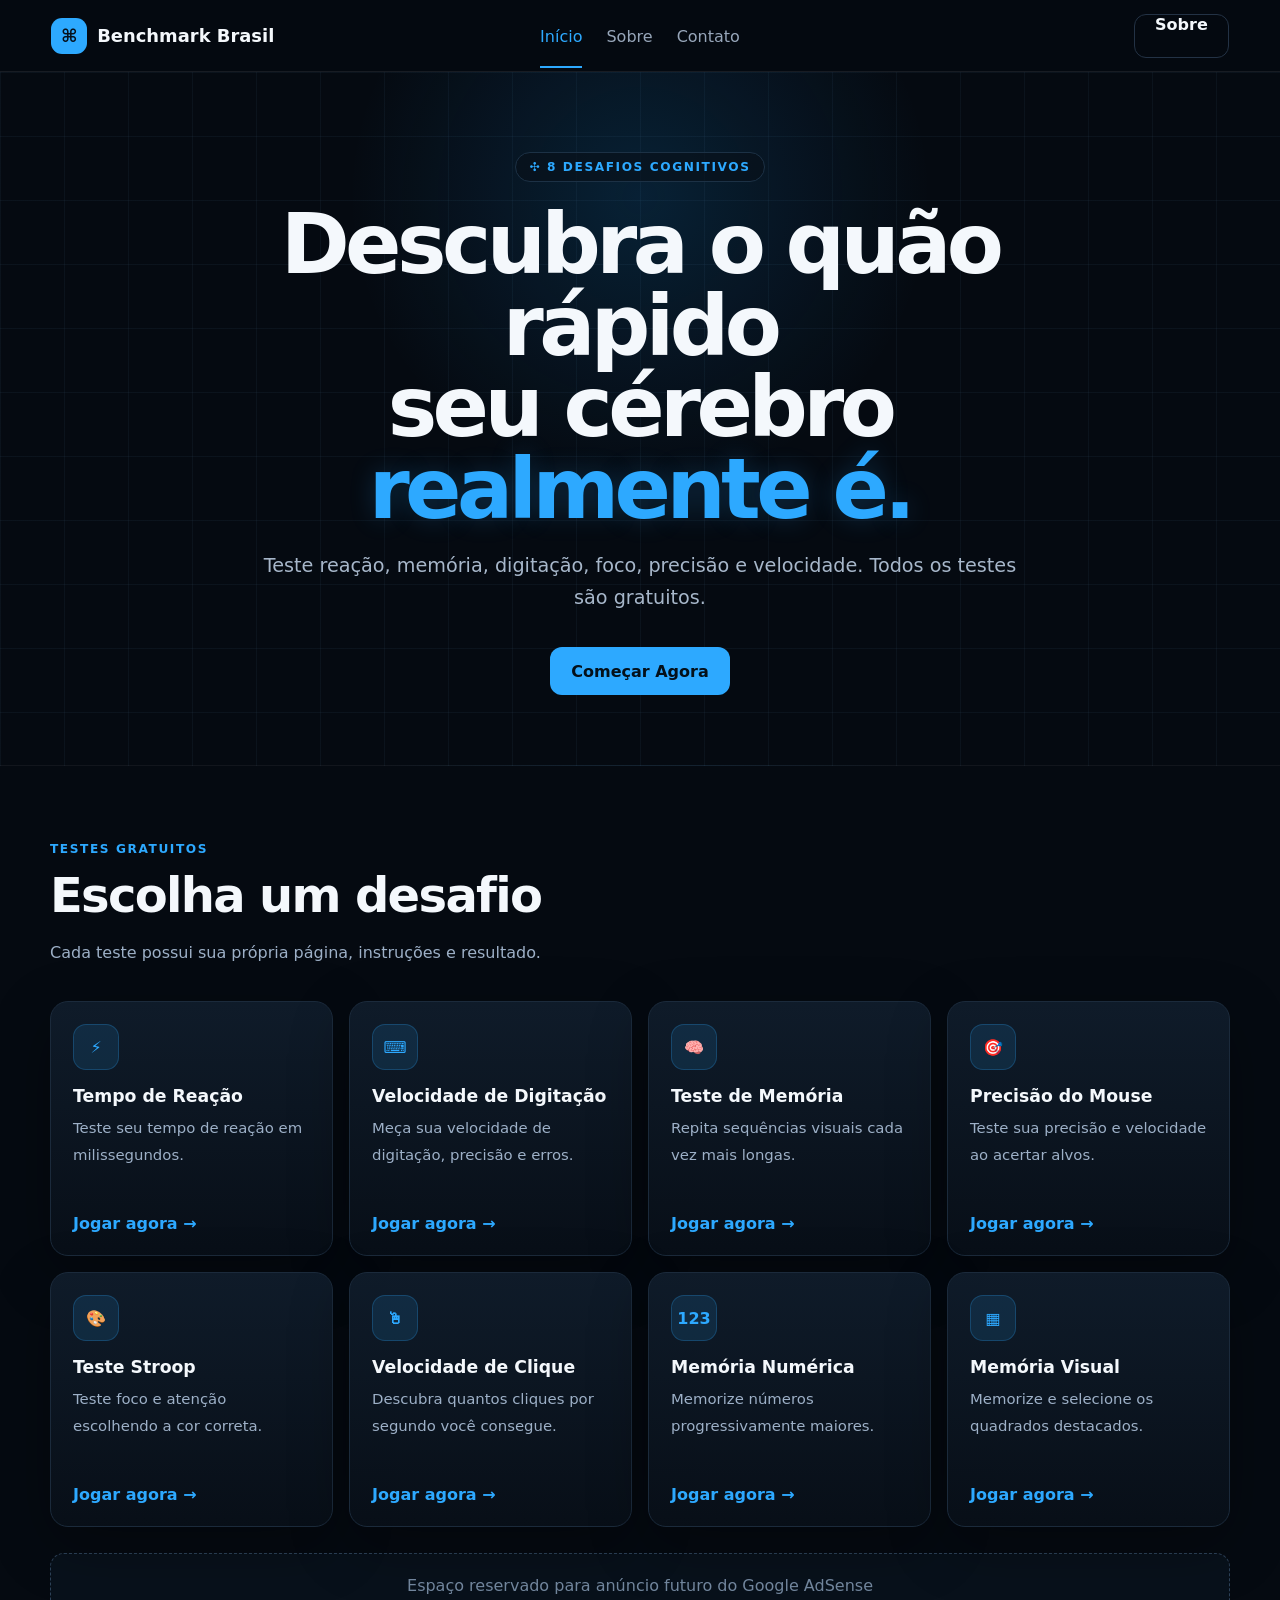
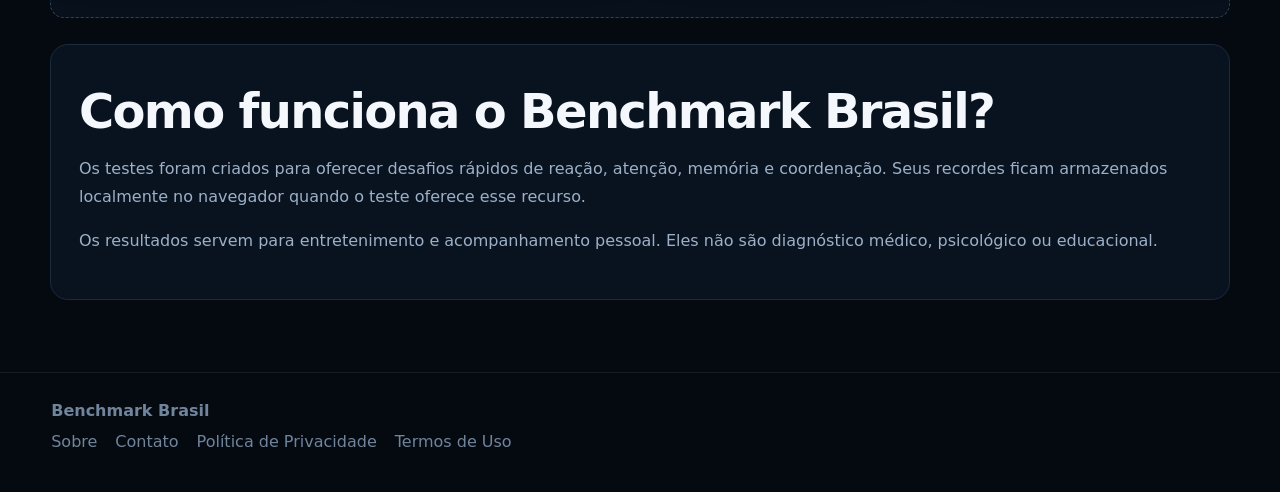
<file: index.html>
<!DOCTYPE html>
<html lang="pt-BR">
<head>
<meta charset="UTF-8">
<meta name="viewport" content="width=device-width,initial-scale=1.0">
<title>Benchmark Brasil — Testes de reação, memória e velocidade</title>
<meta name="description" content="Faça testes gratuitos de reação, digitação, memória, precisão, Stroop e velocidade de clique.">
<meta property="og:title" content="Benchmark Brasil — Testes de reação, memória e velocidade">
<meta property="og:description" content="Faça testes gratuitos de reação, digitação, memória, precisão, Stroop e velocidade de clique.">
<meta property="og:type" content="website">
<link rel="stylesheet" href="styles.css">

<!-- GOOGLE ADSENSE:
Depois de sua conta/site serem aprovados, cole AQUI o script oficial fornecido pelo Google AdSense.
Não use códigos de terceiros.
-->
</head>
<body>
<header class="topbar">
<a class="brand" href="index.html"><span class="brand-icon">⌘</span><span>Benchmark Brasil</span></a>
<nav class="nav"><a class="active" href="index.html">Início</a><a class="" href="sobre.html">Sobre</a><a class="" href="contato.html">Contato</a></nav>
<div class="auth-actions"><a class="btn btn-ghost" href="sobre.html">Sobre</a></div>
</header>

<section class="hero grid-bg">
<div class="hero-content">
<div class="eyebrow">✣ 8 DESAFIOS COGNITIVOS</div>
<h1>Descubra o quão rápido<br>seu cérebro <span>realmente é.</span></h1>
<p>Teste reação, memória, digitação, foco, precisão e velocidade. Todos os testes são gratuitos.</p>
<div class="hero-actions"><a class="btn btn-primary btn-lg" href="#testes">Começar Agora</a></div>
</div>
</section>
<section id="testes" class="section">
<div class="section-heading"><span class="section-kicker">TESTES GRATUITOS</span><h2>Escolha um desafio</h2><p>Cada teste possui sua própria página, instruções e resultado.</p></div>
<div class="cards"><article class="test-card"><div class="card-icon">⚡</div><h3>Tempo de Reação</h3><p>Teste seu tempo de reação em milissegundos.</p><a class="card-link" href="teste-reacao.html">Jogar agora →</a></article>
<article class="test-card"><div class="card-icon">⌨</div><h3>Velocidade de Digitação</h3><p>Meça sua velocidade de digitação, precisão e erros.</p><a class="card-link" href="teste-digitacao.html">Jogar agora →</a></article>
<article class="test-card"><div class="card-icon">🧠</div><h3>Teste de Memória</h3><p>Repita sequências visuais cada vez mais longas.</p><a class="card-link" href="teste-memoria.html">Jogar agora →</a></article>
<article class="test-card"><div class="card-icon">🎯</div><h3>Precisão do Mouse</h3><p>Teste sua precisão e velocidade ao acertar alvos.</p><a class="card-link" href="precisao-do-mouse.html">Jogar agora →</a></article>
<article class="test-card"><div class="card-icon">🎨</div><h3>Teste Stroop</h3><p>Teste foco e atenção escolhendo a cor correta.</p><a class="card-link" href="teste-stroop.html">Jogar agora →</a></article>
<article class="test-card"><div class="card-icon">🖱</div><h3>Velocidade de Clique</h3><p>Descubra quantos cliques por segundo você consegue.</p><a class="card-link" href="velocidade-de-clique.html">Jogar agora →</a></article>
<article class="test-card"><div class="card-icon">123</div><h3>Memória Numérica</h3><p>Memorize números progressivamente maiores.</p><a class="card-link" href="memoria-numerica.html">Jogar agora →</a></article>
<article class="test-card"><div class="card-icon">▦</div><h3>Memória Visual</h3><p>Memorize e selecione os quadrados destacados.</p><a class="card-link" href="memoria-visual.html">Jogar agora →</a></article></div>
<div class="ad-slot">Espaço reservado para anúncio futuro do Google AdSense</div>
<div class="content-box">
<h2>Como funciona o Benchmark Brasil?</h2>
<p>Os testes foram criados para oferecer desafios rápidos de reação, atenção, memória e coordenação. Seus recordes ficam armazenados localmente no navegador quando o teste oferece esse recurso.</p>
<p>Os resultados servem para entretenimento e acompanhamento pessoal. Eles não são diagnóstico médico, psicológico ou educacional.</p>
</div>
</section>

<footer>
<strong>Benchmark Brasil</strong>
<div class="footer-links">
<a href="sobre.html">Sobre</a>
<a href="contato.html">Contato</a>
<a href="politica-de-privacidade.html">Política de Privacidade</a>
<a href="termos-de-uso.html">Termos de Uso</a>
</div>
</footer>
<script src="script.js"></script>
</body>
</html>
</file>
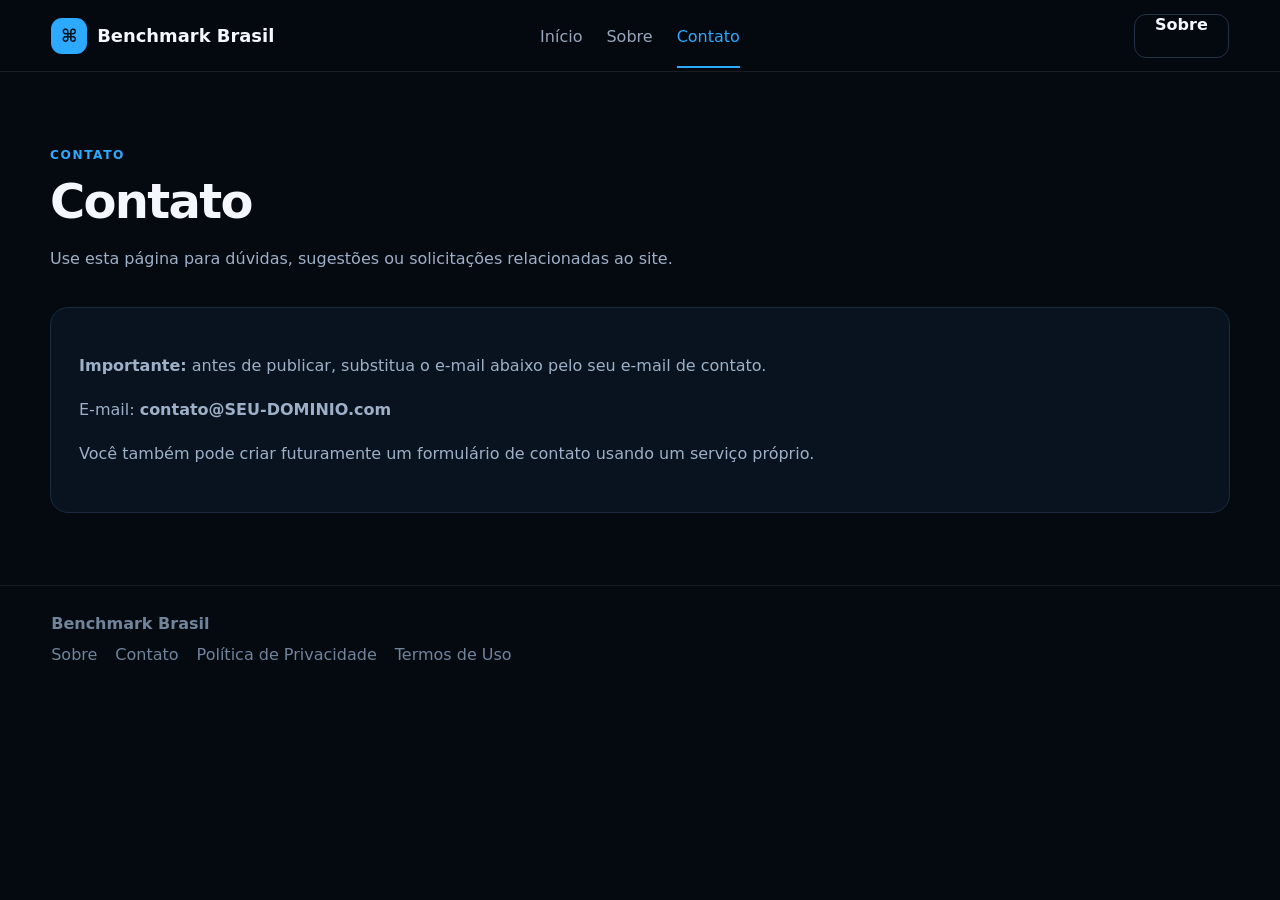
<file: contato.html>
<!DOCTYPE html>
<html lang="pt-BR">
<head>
<meta charset="UTF-8">
<meta name="viewport" content="width=device-width,initial-scale=1.0">
<title>Contato | Benchmark Brasil</title>
<meta name="description" content="Entre em contato com o Benchmark Brasil.">
<meta property="og:title" content="Contato | Benchmark Brasil">
<meta property="og:description" content="Entre em contato com o Benchmark Brasil.">
<meta property="og:type" content="website">
<link rel="stylesheet" href="styles.css">

<!-- GOOGLE ADSENSE:
Depois de sua conta/site serem aprovados, cole AQUI o script oficial fornecido pelo Google AdSense.
Não use códigos de terceiros.
-->
</head>
<body>
<header class="topbar">
<a class="brand" href="index.html"><span class="brand-icon">⌘</span><span>Benchmark Brasil</span></a>
<nav class="nav"><a class="" href="index.html">Início</a><a class="" href="sobre.html">Sobre</a><a class="active" href="contato.html">Contato</a></nav>
<div class="auth-actions"><a class="btn btn-ghost" href="sobre.html">Sobre</a></div>
</header>

<section class="section"><div class="section-heading"><span class="section-kicker">CONTATO</span><h1>Contato</h1><p>Use esta página para dúvidas, sugestões ou solicitações relacionadas ao site.</p></div>
<div class="content-box"><p><strong>Importante:</strong> antes de publicar, substitua o e-mail abaixo pelo seu e-mail de contato.</p>
<p>E-mail: <strong>contato@SEU-DOMINIO.com</strong></p>
<p>Você também pode criar futuramente um formulário de contato usando um serviço próprio.</p></div></section>
<footer>
<strong>Benchmark Brasil</strong>
<div class="footer-links">
<a href="sobre.html">Sobre</a>
<a href="contato.html">Contato</a>
<a href="politica-de-privacidade.html">Política de Privacidade</a>
<a href="termos-de-uso.html">Termos de Uso</a>
</div>
</footer>
<script src="script.js"></script>
</body>
</html>
</file>
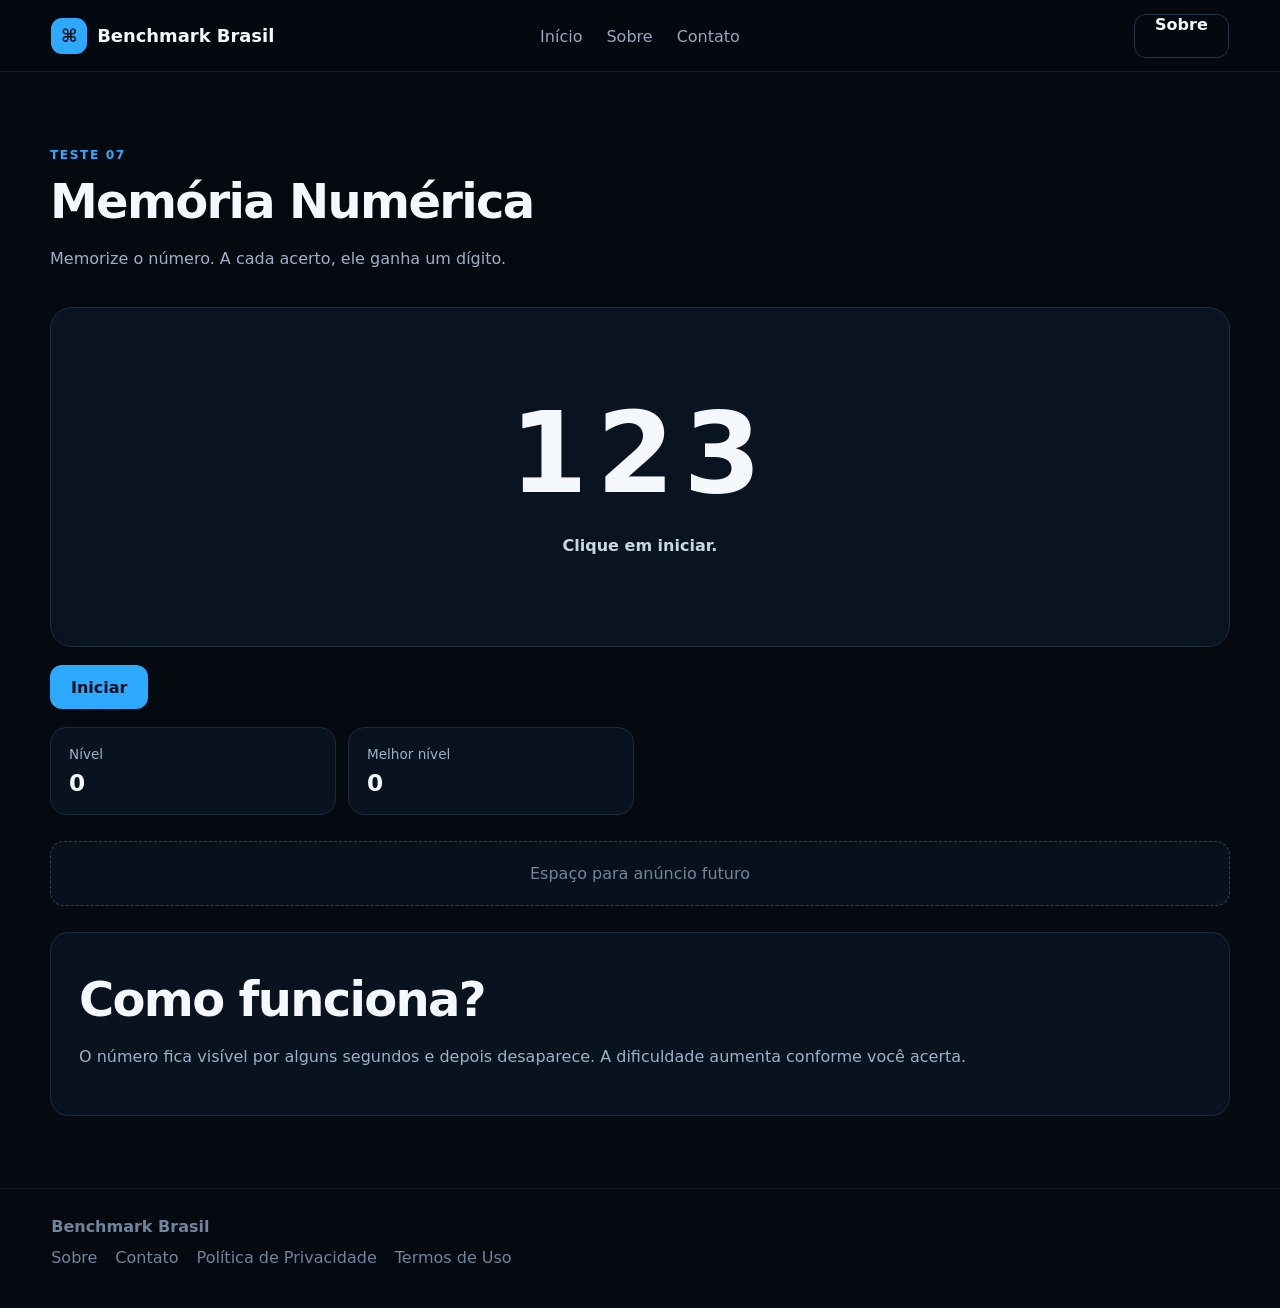
<file: memoria-numerica.html>
<!DOCTYPE html>
<html lang="pt-BR">
<head>
<meta charset="UTF-8">
<meta name="viewport" content="width=device-width,initial-scale=1.0">
<title>Memória Numérica | Benchmark Brasil</title>
<meta name="description" content="Memorize números progressivamente maiores.">
<meta property="og:title" content="Memória Numérica | Benchmark Brasil">
<meta property="og:description" content="Memorize números progressivamente maiores.">
<meta property="og:type" content="website">
<link rel="stylesheet" href="styles.css">

<!-- GOOGLE ADSENSE:
Depois de sua conta/site serem aprovados, cole AQUI o script oficial fornecido pelo Google AdSense.
Não use códigos de terceiros.
-->
</head>
<body>
<header class="topbar">
<a class="brand" href="index.html"><span class="brand-icon">⌘</span><span>Benchmark Brasil</span></a>
<nav class="nav"><a class="" href="index.html">Início</a><a class="" href="sobre.html">Sobre</a><a class="" href="contato.html">Contato</a></nav>
<div class="auth-actions"><a class="btn btn-ghost" href="sobre.html">Sobre</a></div>
</header>

<section class="section"><div class="section-heading"><span class="section-kicker">TESTE 07</span><h1>Memória Numérica</h1><p>Memorize o número. A cada acerto, ele ganha um dígito.</p></div>
<div class="game-panel"><div class="playbox"><div style="width:100%;text-align:center"><div id="numberDisplay" class="number-big">123</div><div id="numberEntryWrap" style="display:none;margin-top:24px"><input id="numberInput" class="input" inputmode="numeric" placeholder="Digite o número"><button id="numberSubmit" class="btn btn-primary" style="margin-left:8px">Responder</button></div><div id="numberStatus" class="statusline" style="margin-top:18px">Clique em iniciar.</div></div></div>
<div class="actions"><button id="numberStart" class="btn btn-primary">Iniciar</button></div><div class="stats"><div class="stat"><span>Nível</span><strong id="numberLevel">0</strong></div><div class="stat"><span>Melhor nível</span><strong id="numberBest">0</strong></div></div></div>
<div class="ad-slot">Espaço para anúncio futuro</div><div class="content-box"><h2>Como funciona?</h2><p>O número fica visível por alguns segundos e depois desaparece. A dificuldade aumenta conforme você acerta.</p></div></section>
<footer>
<strong>Benchmark Brasil</strong>
<div class="footer-links">
<a href="sobre.html">Sobre</a>
<a href="contato.html">Contato</a>
<a href="politica-de-privacidade.html">Política de Privacidade</a>
<a href="termos-de-uso.html">Termos de Uso</a>
</div>
</footer>
<script src="script.js"></script>
</body>
</html>
</file>
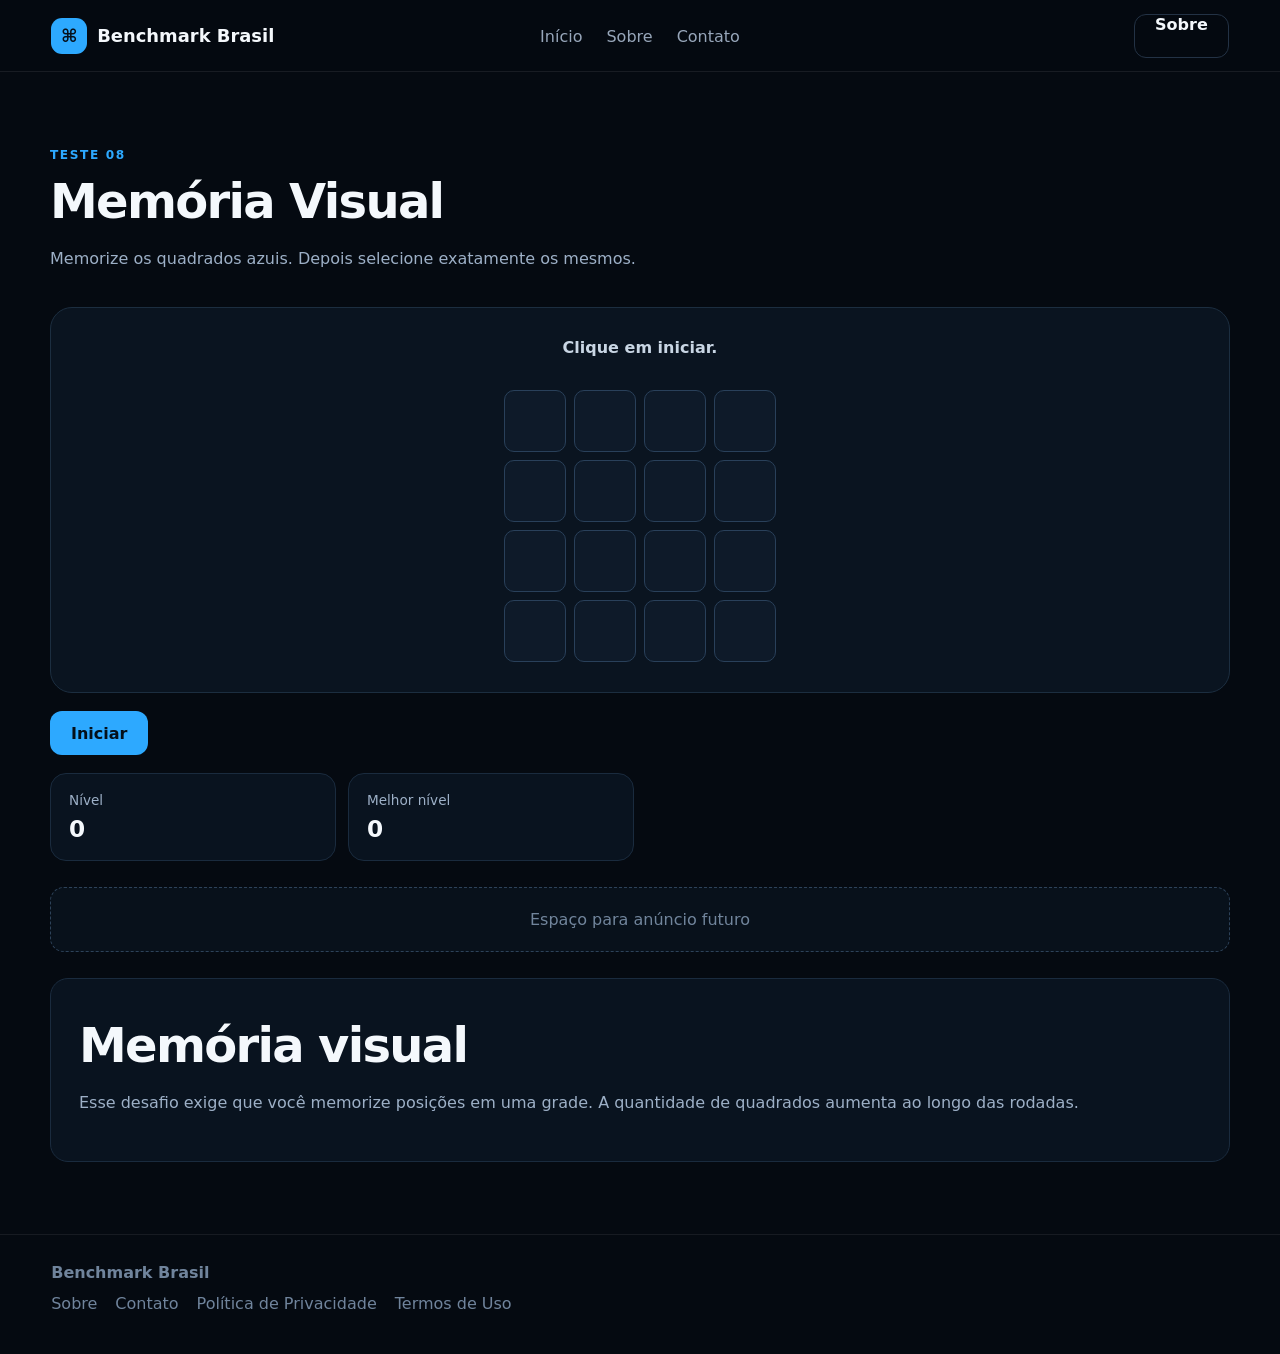
<file: memoria-visual.html>
<!DOCTYPE html>
<html lang="pt-BR">
<head>
<meta charset="UTF-8">
<meta name="viewport" content="width=device-width,initial-scale=1.0">
<title>Memória Visual | Benchmark Brasil</title>
<meta name="description" content="Memorize e selecione os quadrados destacados.">
<meta property="og:title" content="Memória Visual | Benchmark Brasil">
<meta property="og:description" content="Memorize e selecione os quadrados destacados.">
<meta property="og:type" content="website">
<link rel="stylesheet" href="styles.css">

<!-- GOOGLE ADSENSE:
Depois de sua conta/site serem aprovados, cole AQUI o script oficial fornecido pelo Google AdSense.
Não use códigos de terceiros.
-->
</head>
<body>
<header class="topbar">
<a class="brand" href="index.html"><span class="brand-icon">⌘</span><span>Benchmark Brasil</span></a>
<nav class="nav"><a class="" href="index.html">Início</a><a class="" href="sobre.html">Sobre</a><a class="" href="contato.html">Contato</a></nav>
<div class="auth-actions"><a class="btn btn-ghost" href="sobre.html">Sobre</a></div>
</header>

<section class="section"><div class="section-heading"><span class="section-kicker">TESTE 08</span><h1>Memória Visual</h1><p>Memorize os quadrados azuis. Depois selecione exatamente os mesmos.</p></div>
<div class="game-panel"><div class="playbox"><div><div id="visualStatus" class="statusline">Clique em iniciar.</div><div id="visualGrid" class="visual-grid" style="--grid:4;margin-top:22px"></div></div></div>
<div class="actions"><button id="visualStart" class="btn btn-primary">Iniciar</button></div><div class="stats"><div class="stat"><span>Nível</span><strong id="visualLevel">0</strong></div><div class="stat"><span>Melhor nível</span><strong id="visualBest">0</strong></div></div></div>
<div class="ad-slot">Espaço para anúncio futuro</div><div class="content-box"><h2>Memória visual</h2><p>Esse desafio exige que você memorize posições em uma grade. A quantidade de quadrados aumenta ao longo das rodadas.</p></div></section>
<footer>
<strong>Benchmark Brasil</strong>
<div class="footer-links">
<a href="sobre.html">Sobre</a>
<a href="contato.html">Contato</a>
<a href="politica-de-privacidade.html">Política de Privacidade</a>
<a href="termos-de-uso.html">Termos de Uso</a>
</div>
</footer>
<script src="script.js"></script>
</body>
</html>
</file>
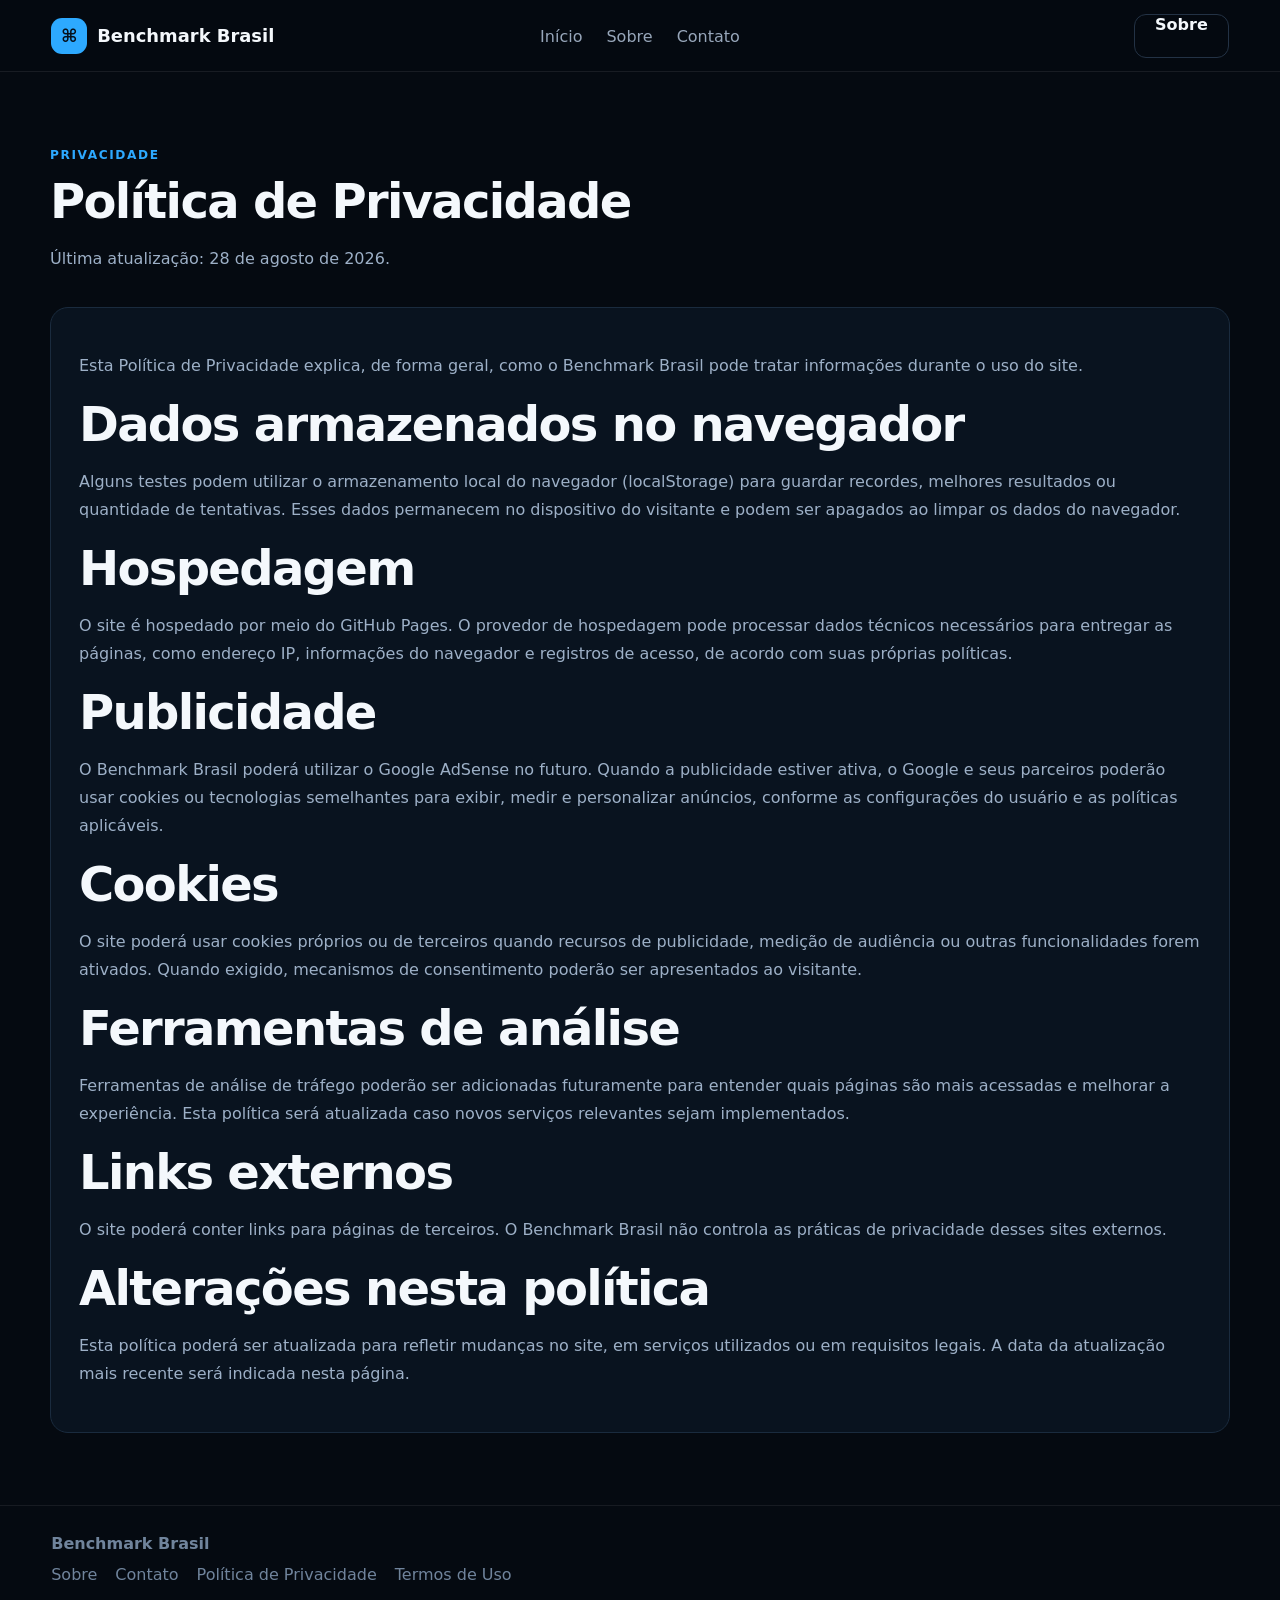
<file: politica-de-privacidade.html>
<!DOCTYPE html>
<html lang="pt-BR">
<head>
<meta charset="UTF-8">
<meta name="viewport" content="width=device-width,initial-scale=1.0">
<title>Política de Privacidade | Benchmark Brasil</title>
<meta name="description" content="Saiba como o Benchmark Brasil trata armazenamento local, cookies, hospedagem e publicidade.">
<link rel="canonical" href="https://lexahedaclexa-afk.github.io/benchmark-brasil/politica-de-privacidade.html">
<link rel="stylesheet" href="styles.css">
</head>
<body>
<header class="topbar">
<a class="brand" href="index.html"><span class="brand-icon">⌘</span><span>Benchmark Brasil</span></a>
<nav class="nav"><a class="" href="index.html">Início</a><a class="" href="sobre.html">Sobre</a><a class="" href="contato.html">Contato</a></nav>
<div class="auth-actions"><a class="btn btn-ghost" href="sobre.html">Sobre</a></div>
</header>

<section class="section">
<div class="section-heading">
<span class="section-kicker">PRIVACIDADE</span>
<h1>Política de Privacidade</h1>
<p>Última atualização: 28 de agosto de 2026.</p>
</div>
<div class="content-box">
<p>Esta Política de Privacidade explica, de forma geral, como o Benchmark Brasil pode tratar informações durante o uso do site.</p>

<h2>Dados armazenados no navegador</h2>
<p>Alguns testes podem utilizar o armazenamento local do navegador (localStorage) para guardar recordes, melhores resultados ou quantidade de tentativas. Esses dados permanecem no dispositivo do visitante e podem ser apagados ao limpar os dados do navegador.</p>

<h2>Hospedagem</h2>
<p>O site é hospedado por meio do GitHub Pages. O provedor de hospedagem pode processar dados técnicos necessários para entregar as páginas, como endereço IP, informações do navegador e registros de acesso, de acordo com suas próprias políticas.</p>

<h2>Publicidade</h2>
<p>O Benchmark Brasil poderá utilizar o Google AdSense no futuro. Quando a publicidade estiver ativa, o Google e seus parceiros poderão usar cookies ou tecnologias semelhantes para exibir, medir e personalizar anúncios, conforme as configurações do usuário e as políticas aplicáveis.</p>

<h2>Cookies</h2>
<p>O site poderá usar cookies próprios ou de terceiros quando recursos de publicidade, medição de audiência ou outras funcionalidades forem ativados. Quando exigido, mecanismos de consentimento poderão ser apresentados ao visitante.</p>

<h2>Ferramentas de análise</h2>
<p>Ferramentas de análise de tráfego poderão ser adicionadas futuramente para entender quais páginas são mais acessadas e melhorar a experiência. Esta política será atualizada caso novos serviços relevantes sejam implementados.</p>

<h2>Links externos</h2>
<p>O site poderá conter links para páginas de terceiros. O Benchmark Brasil não controla as práticas de privacidade desses sites externos.</p>

<h2>Alterações nesta política</h2>
<p>Esta política poderá ser atualizada para refletir mudanças no site, em serviços utilizados ou em requisitos legais. A data da atualização mais recente será indicada nesta página.</p>
</div>
</section>

<footer>
<strong>Benchmark Brasil</strong>
<div class="footer-links">
<a href="sobre.html">Sobre</a>
<a href="contato.html">Contato</a>
<a href="politica-de-privacidade.html">Política de Privacidade</a>
<a href="termos-de-uso.html">Termos de Uso</a>
</div>
</footer>
</body>
</html>
</file>
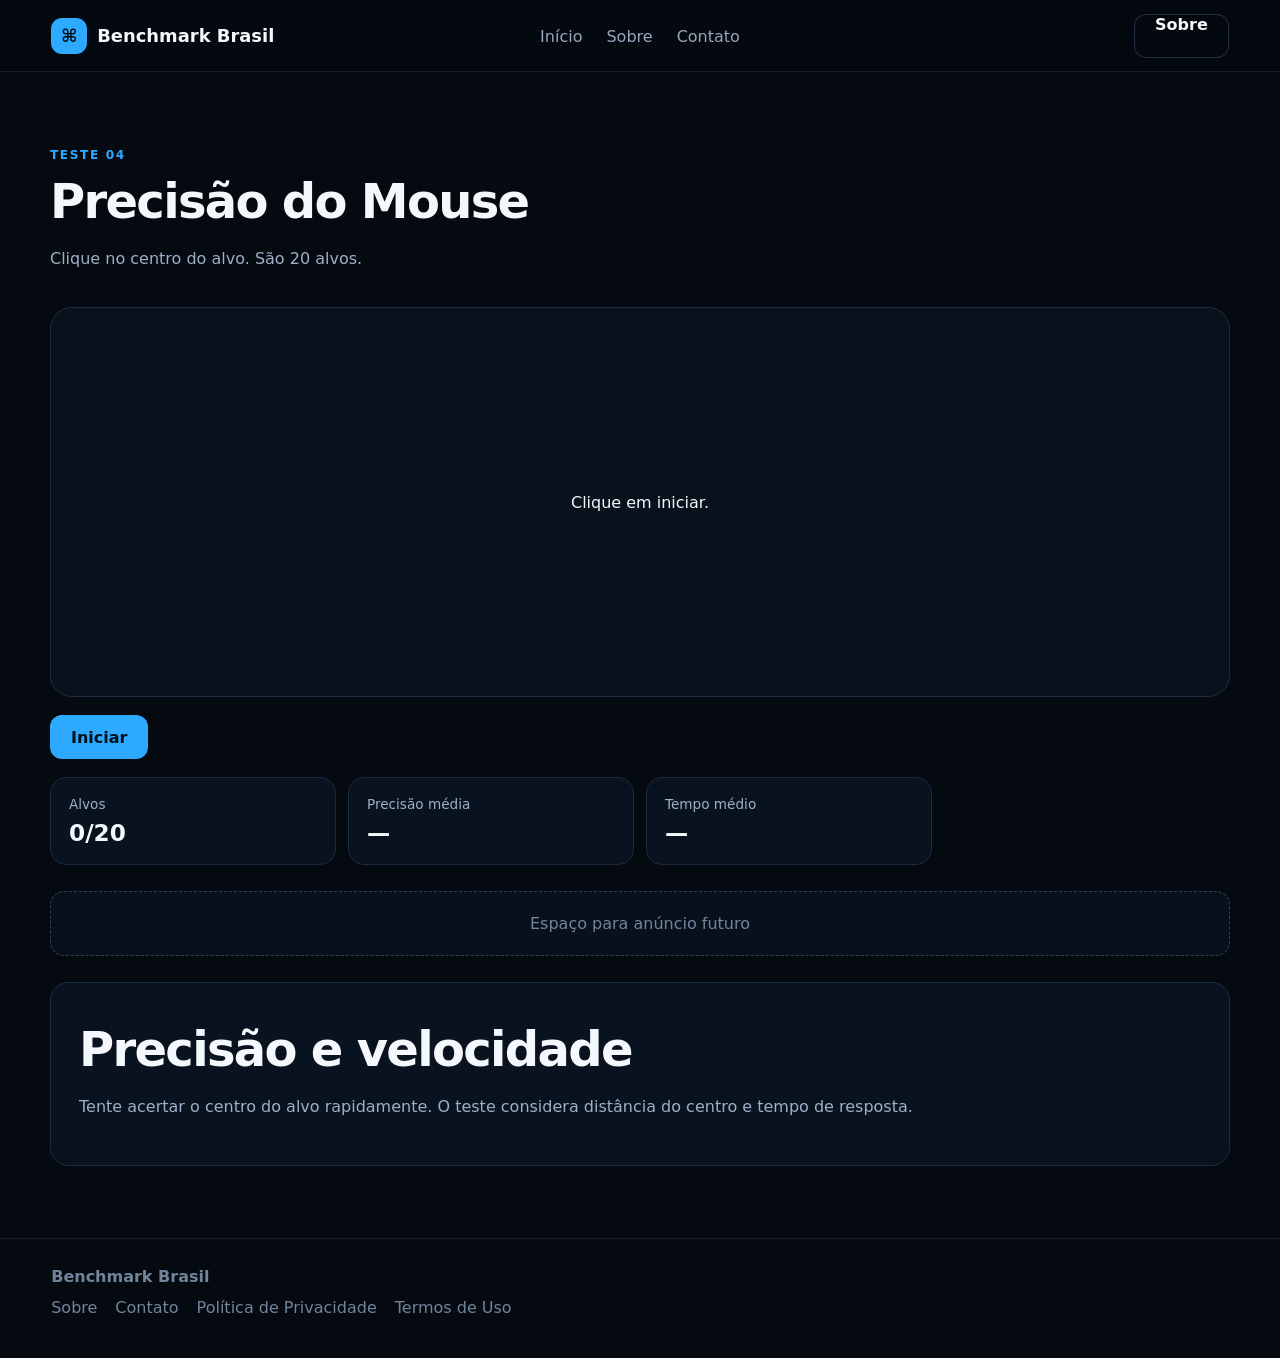
<file: precisao-do-mouse.html>
<!DOCTYPE html>
<html lang="pt-BR">
<head>
<meta charset="UTF-8">
<meta name="viewport" content="width=device-width,initial-scale=1.0">
<title>Precisão do Mouse | Benchmark Brasil</title>
<meta name="description" content="Teste sua precisão e velocidade ao acertar alvos.">
<meta property="og:title" content="Precisão do Mouse | Benchmark Brasil">
<meta property="og:description" content="Teste sua precisão e velocidade ao acertar alvos.">
<meta property="og:type" content="website">
<link rel="stylesheet" href="styles.css">

<!-- GOOGLE ADSENSE:
Depois de sua conta/site serem aprovados, cole AQUI o script oficial fornecido pelo Google AdSense.
Não use códigos de terceiros.
-->
</head>
<body>
<header class="topbar">
<a class="brand" href="index.html"><span class="brand-icon">⌘</span><span>Benchmark Brasil</span></a>
<nav class="nav"><a class="" href="index.html">Início</a><a class="" href="sobre.html">Sobre</a><a class="" href="contato.html">Contato</a></nav>
<div class="auth-actions"><a class="btn btn-ghost" href="sobre.html">Sobre</a></div>
</header>

<section class="section"><div class="section-heading"><span class="section-kicker">TESTE 04</span><h1>Precisão do Mouse</h1><p>Clique no centro do alvo. São 20 alvos.</p></div>
<div class="game-panel"><div id="targetArea" class="target-area"><div style="position:absolute;inset:0;display:grid;place-items:center;pointer-events:none"><div id="targetMessage">Clique em iniciar.</div></div></div>
<div class="actions"><button id="targetStart" class="btn btn-primary">Iniciar</button></div><div class="stats"><div class="stat"><span>Alvos</span><strong id="targetHits">0/20</strong></div><div class="stat"><span>Precisão média</span><strong id="targetAccuracy">—</strong></div><div class="stat"><span>Tempo médio</span><strong id="targetAvgTime">—</strong></div></div></div>
<div class="ad-slot">Espaço para anúncio futuro</div><div class="content-box"><h2>Precisão e velocidade</h2><p>Tente acertar o centro do alvo rapidamente. O teste considera distância do centro e tempo de resposta.</p></div></section>
<footer>
<strong>Benchmark Brasil</strong>
<div class="footer-links">
<a href="sobre.html">Sobre</a>
<a href="contato.html">Contato</a>
<a href="politica-de-privacidade.html">Política de Privacidade</a>
<a href="termos-de-uso.html">Termos de Uso</a>
</div>
</footer>
<script src="script.js"></script>
</body>
</html>
</file>
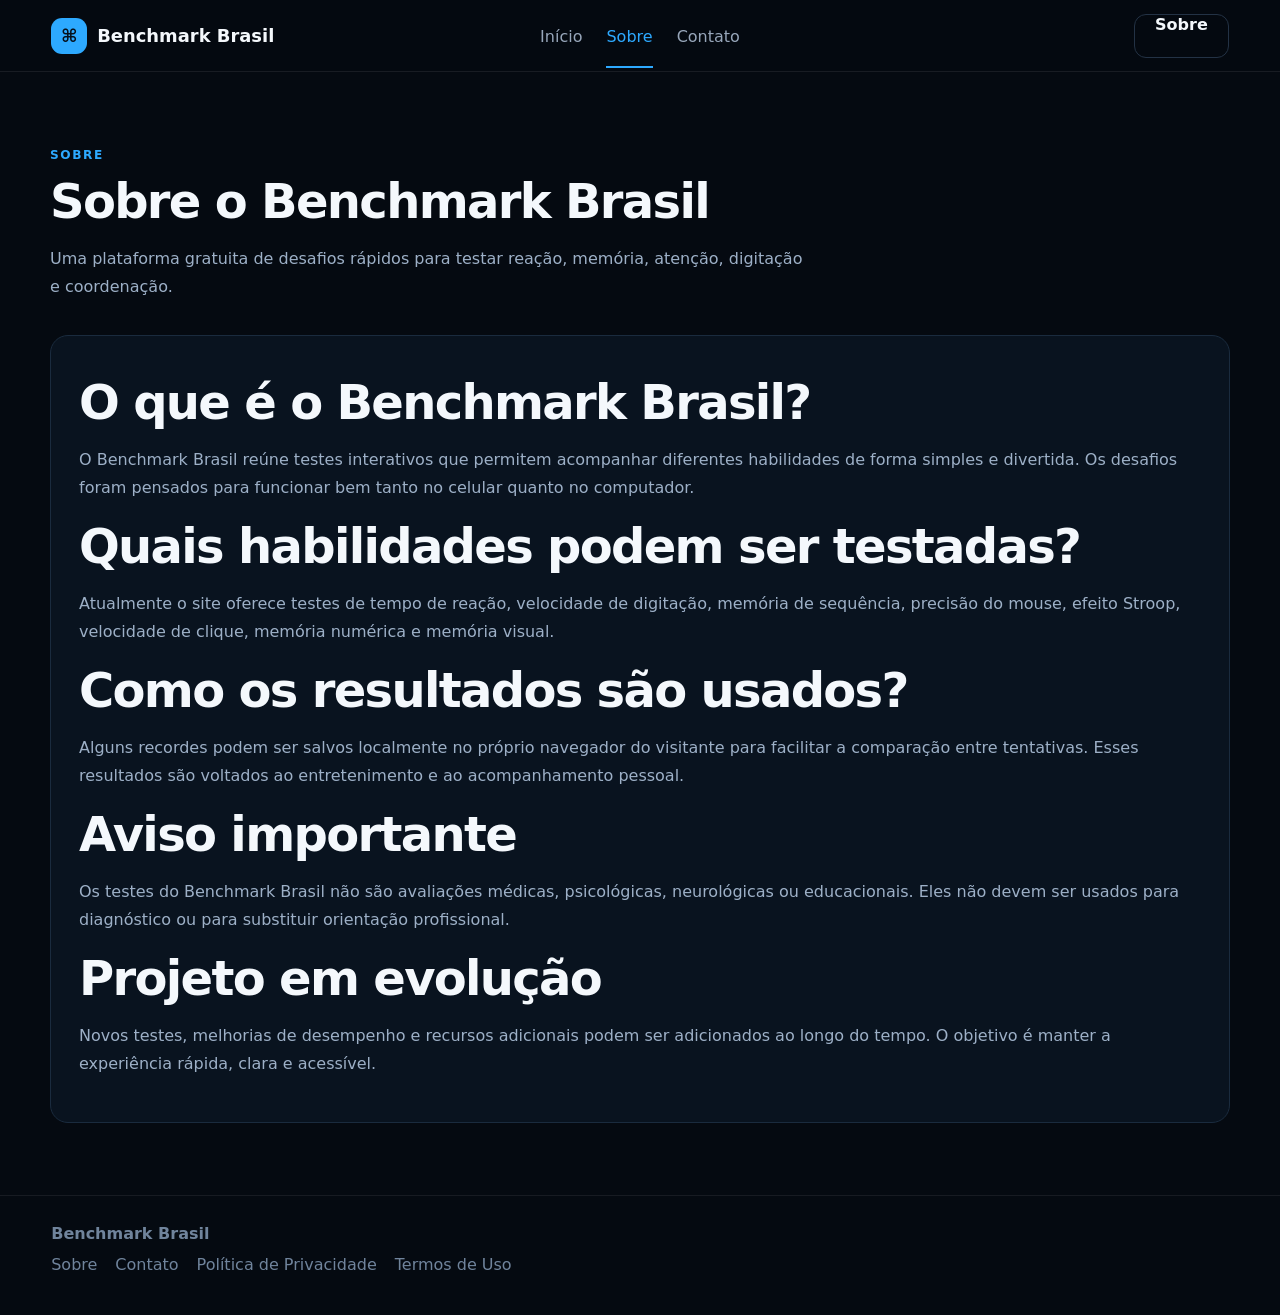
<file: sobre.html>
<!DOCTYPE html>
<html lang="pt-BR">
<head>
<meta charset="UTF-8">
<meta name="viewport" content="width=device-width,initial-scale=1.0">
<title>Sobre | Benchmark Brasil</title>
<meta name="description" content="Conheça a proposta, os testes e o funcionamento do Benchmark Brasil.">
<link rel="canonical" href="https://lexahedaclexa-afk.github.io/benchmark-brasil/sobre.html">
<link rel="stylesheet" href="styles.css">
</head>
<body>
<header class="topbar">
<a class="brand" href="index.html"><span class="brand-icon">⌘</span><span>Benchmark Brasil</span></a>
<nav class="nav"><a class="" href="index.html">Início</a><a class="active" href="sobre.html">Sobre</a><a class="" href="contato.html">Contato</a></nav>
<div class="auth-actions"><a class="btn btn-ghost" href="sobre.html">Sobre</a></div>
</header>

<section class="section">
<div class="section-heading">
<span class="section-kicker">SOBRE</span>
<h1>Sobre o Benchmark Brasil</h1>
<p>Uma plataforma gratuita de desafios rápidos para testar reação, memória, atenção, digitação e coordenação.</p>
</div>
<div class="content-box">
<h2>O que é o Benchmark Brasil?</h2>
<p>O Benchmark Brasil reúne testes interativos que permitem acompanhar diferentes habilidades de forma simples e divertida. Os desafios foram pensados para funcionar bem tanto no celular quanto no computador.</p>

<h2>Quais habilidades podem ser testadas?</h2>
<p>Atualmente o site oferece testes de tempo de reação, velocidade de digitação, memória de sequência, precisão do mouse, efeito Stroop, velocidade de clique, memória numérica e memória visual.</p>

<h2>Como os resultados são usados?</h2>
<p>Alguns recordes podem ser salvos localmente no próprio navegador do visitante para facilitar a comparação entre tentativas. Esses resultados são voltados ao entretenimento e ao acompanhamento pessoal.</p>

<h2>Aviso importante</h2>
<p>Os testes do Benchmark Brasil não são avaliações médicas, psicológicas, neurológicas ou educacionais. Eles não devem ser usados para diagnóstico ou para substituir orientação profissional.</p>

<h2>Projeto em evolução</h2>
<p>Novos testes, melhorias de desempenho e recursos adicionais podem ser adicionados ao longo do tempo. O objetivo é manter a experiência rápida, clara e acessível.</p>
</div>
</section>

<footer>
<strong>Benchmark Brasil</strong>
<div class="footer-links">
<a href="sobre.html">Sobre</a>
<a href="contato.html">Contato</a>
<a href="politica-de-privacidade.html">Política de Privacidade</a>
<a href="termos-de-uso.html">Termos de Uso</a>
</div>
</footer>
</body>
</html>
</file>
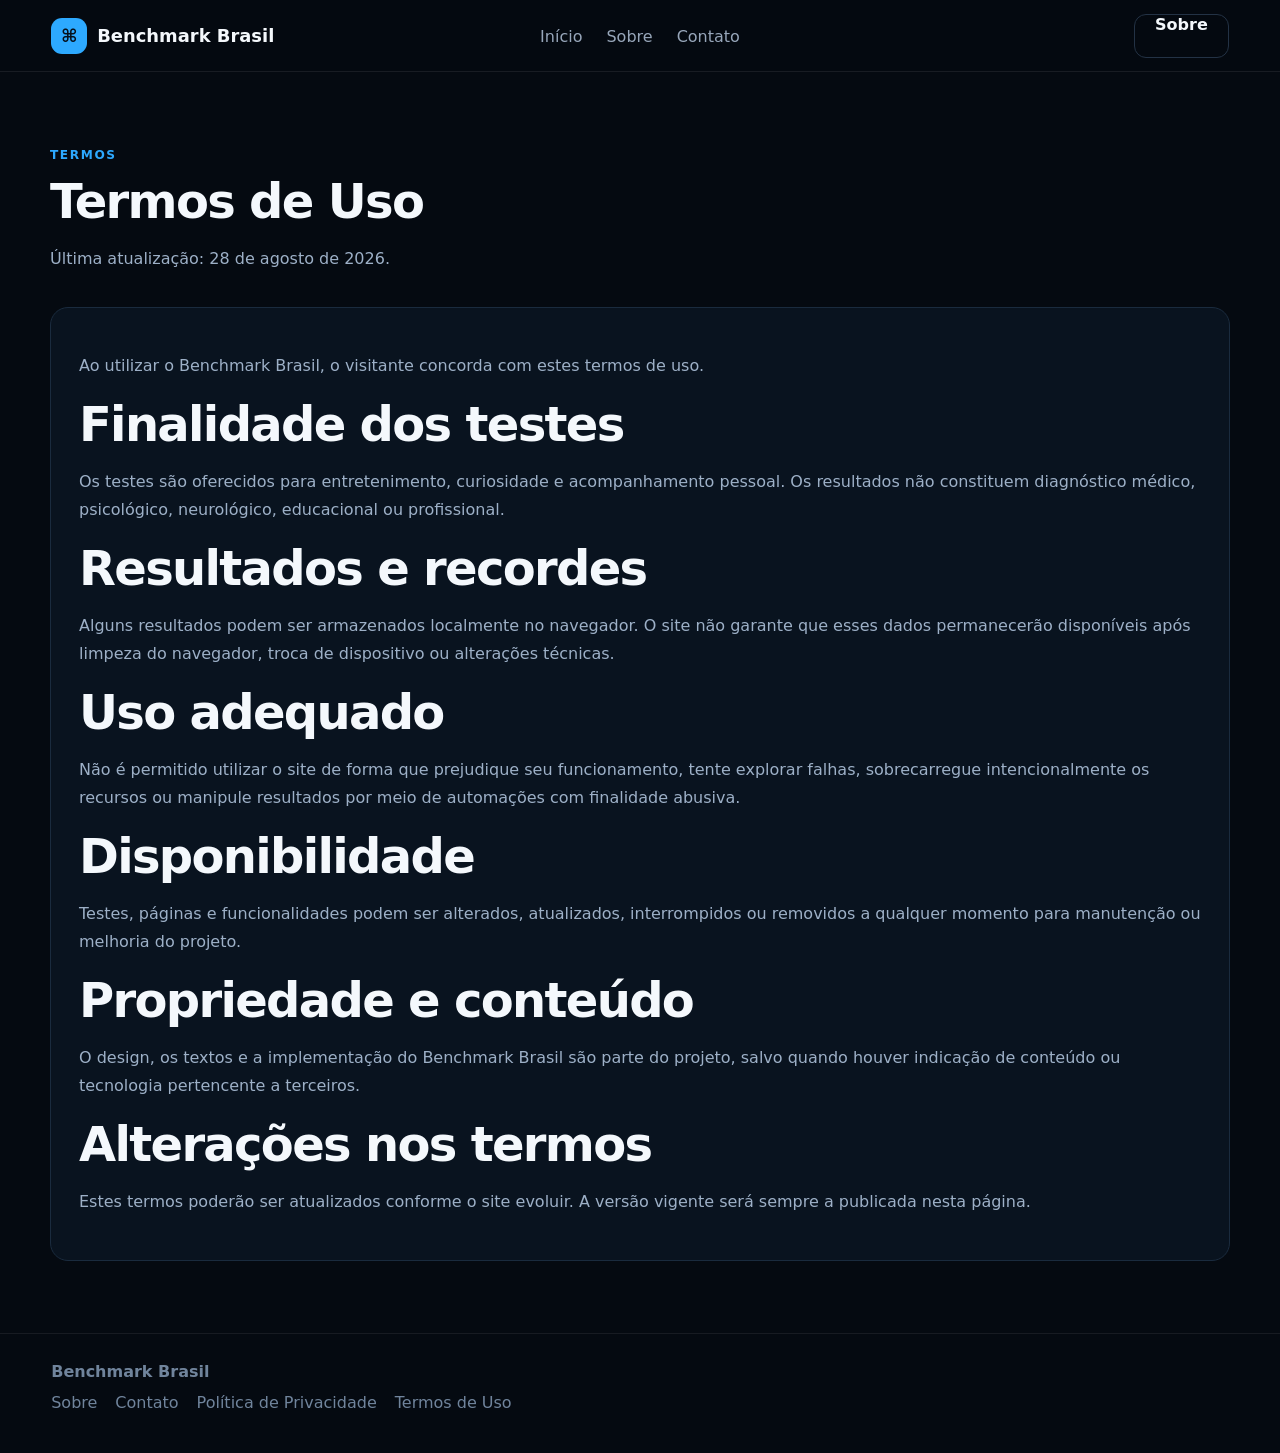
<file: termos-de-uso.html>
<!DOCTYPE html>
<html lang="pt-BR">
<head>
<meta charset="UTF-8">
<meta name="viewport" content="width=device-width,initial-scale=1.0">
<title>Termos de Uso | Benchmark Brasil</title>
<meta name="description" content="Leia os termos de uso do Benchmark Brasil e entenda a finalidade dos testes.">
<link rel="canonical" href="https://lexahedaclexa-afk.github.io/benchmark-brasil/termos-de-uso.html">
<link rel="stylesheet" href="styles.css">
</head>
<body>
<header class="topbar">
<a class="brand" href="index.html"><span class="brand-icon">⌘</span><span>Benchmark Brasil</span></a>
<nav class="nav"><a class="" href="index.html">Início</a><a class="" href="sobre.html">Sobre</a><a class="" href="contato.html">Contato</a></nav>
<div class="auth-actions"><a class="btn btn-ghost" href="sobre.html">Sobre</a></div>
</header>

<section class="section">
<div class="section-heading">
<span class="section-kicker">TERMOS</span>
<h1>Termos de Uso</h1>
<p>Última atualização: 28 de agosto de 2026.</p>
</div>
<div class="content-box">
<p>Ao utilizar o Benchmark Brasil, o visitante concorda com estes termos de uso.</p>

<h2>Finalidade dos testes</h2>
<p>Os testes são oferecidos para entretenimento, curiosidade e acompanhamento pessoal. Os resultados não constituem diagnóstico médico, psicológico, neurológico, educacional ou profissional.</p>

<h2>Resultados e recordes</h2>
<p>Alguns resultados podem ser armazenados localmente no navegador. O site não garante que esses dados permanecerão disponíveis após limpeza do navegador, troca de dispositivo ou alterações técnicas.</p>

<h2>Uso adequado</h2>
<p>Não é permitido utilizar o site de forma que prejudique seu funcionamento, tente explorar falhas, sobrecarregue intencionalmente os recursos ou manipule resultados por meio de automações com finalidade abusiva.</p>

<h2>Disponibilidade</h2>
<p>Testes, páginas e funcionalidades podem ser alterados, atualizados, interrompidos ou removidos a qualquer momento para manutenção ou melhoria do projeto.</p>

<h2>Propriedade e conteúdo</h2>
<p>O design, os textos e a implementação do Benchmark Brasil são parte do projeto, salvo quando houver indicação de conteúdo ou tecnologia pertencente a terceiros.</p>

<h2>Alterações nos termos</h2>
<p>Estes termos poderão ser atualizados conforme o site evoluir. A versão vigente será sempre a publicada nesta página.</p>
</div>
</section>

<footer>
<strong>Benchmark Brasil</strong>
<div class="footer-links">
<a href="sobre.html">Sobre</a>
<a href="contato.html">Contato</a>
<a href="politica-de-privacidade.html">Política de Privacidade</a>
<a href="termos-de-uso.html">Termos de Uso</a>
</div>
</footer>
</body>
</html>
</file>
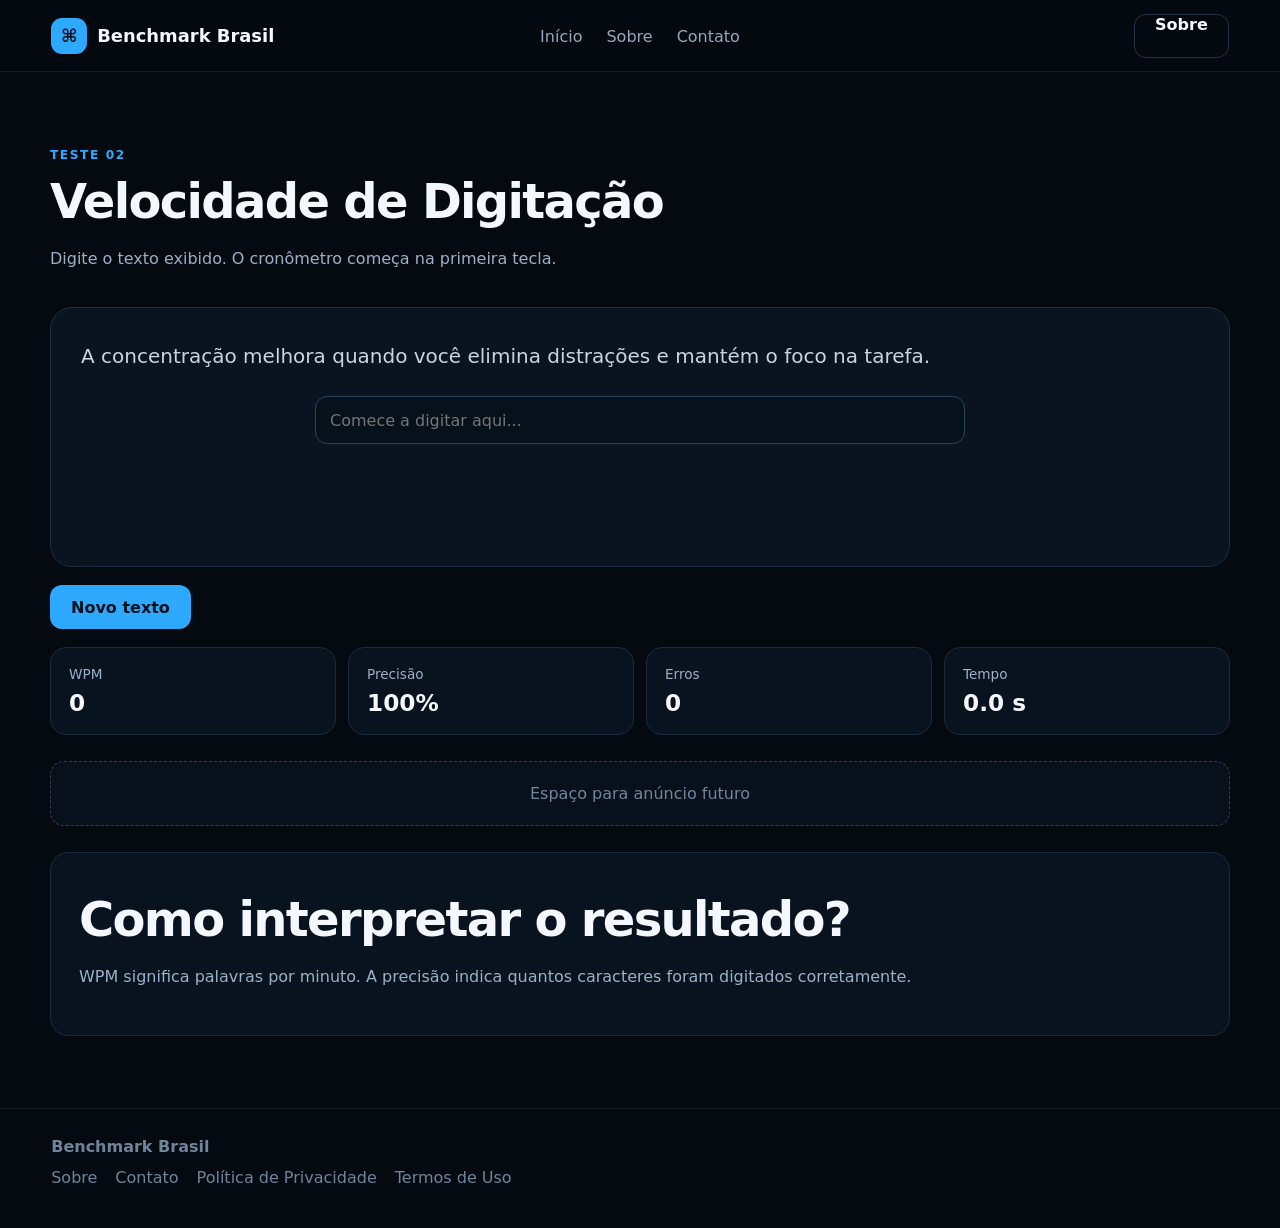
<file: teste-digitacao.html>
<!DOCTYPE html>
<html lang="pt-BR">
<head>
<meta charset="UTF-8">
<meta name="viewport" content="width=device-width,initial-scale=1.0">
<title>Velocidade de Digitação | Benchmark Brasil</title>
<meta name="description" content="Meça sua velocidade de digitação, precisão e erros.">
<meta property="og:title" content="Velocidade de Digitação | Benchmark Brasil">
<meta property="og:description" content="Meça sua velocidade de digitação, precisão e erros.">
<meta property="og:type" content="website">
<link rel="stylesheet" href="styles.css">

<!-- GOOGLE ADSENSE:
Depois de sua conta/site serem aprovados, cole AQUI o script oficial fornecido pelo Google AdSense.
Não use códigos de terceiros.
-->
</head>
<body>
<header class="topbar">
<a class="brand" href="index.html"><span class="brand-icon">⌘</span><span>Benchmark Brasil</span></a>
<nav class="nav"><a class="" href="index.html">Início</a><a class="" href="sobre.html">Sobre</a><a class="" href="contato.html">Contato</a></nav>
<div class="auth-actions"><a class="btn btn-ghost" href="sobre.html">Sobre</a></div>
</header>

<section class="section"><div class="section-heading"><span class="section-kicker">TESTE 02</span><h1>Velocidade de Digitação</h1><p>Digite o texto exibido. O cronômetro começa na primeira tecla.</p></div>
<div class="game-panel"><div class="playbox" style="min-height:260px;place-items:start"><div style="width:100%"><div id="typingText" class="typing-text"></div><input id="typingInput" class="input" style="margin-top:22px" placeholder="Comece a digitar aqui..." autocomplete="off"><div id="typingStatus" class="statusline" style="margin-top:14px"></div></div></div>
<div class="actions"><button id="typingNew" class="btn btn-primary">Novo texto</button></div>
<div class="stats"><div class="stat"><span>WPM</span><strong id="typingWpm">0</strong></div><div class="stat"><span>Precisão</span><strong id="typingAcc">100%</strong></div><div class="stat"><span>Erros</span><strong id="typingErrors">0</strong></div><div class="stat"><span>Tempo</span><strong id="typingTime">0.0 s</strong></div></div></div>
<div class="ad-slot">Espaço para anúncio futuro</div><div class="content-box"><h2>Como interpretar o resultado?</h2><p>WPM significa palavras por minuto. A precisão indica quantos caracteres foram digitados corretamente.</p></div></section>
<footer>
<strong>Benchmark Brasil</strong>
<div class="footer-links">
<a href="sobre.html">Sobre</a>
<a href="contato.html">Contato</a>
<a href="politica-de-privacidade.html">Política de Privacidade</a>
<a href="termos-de-uso.html">Termos de Uso</a>
</div>
</footer>
<script src="script.js"></script>
</body>
</html>
</file>
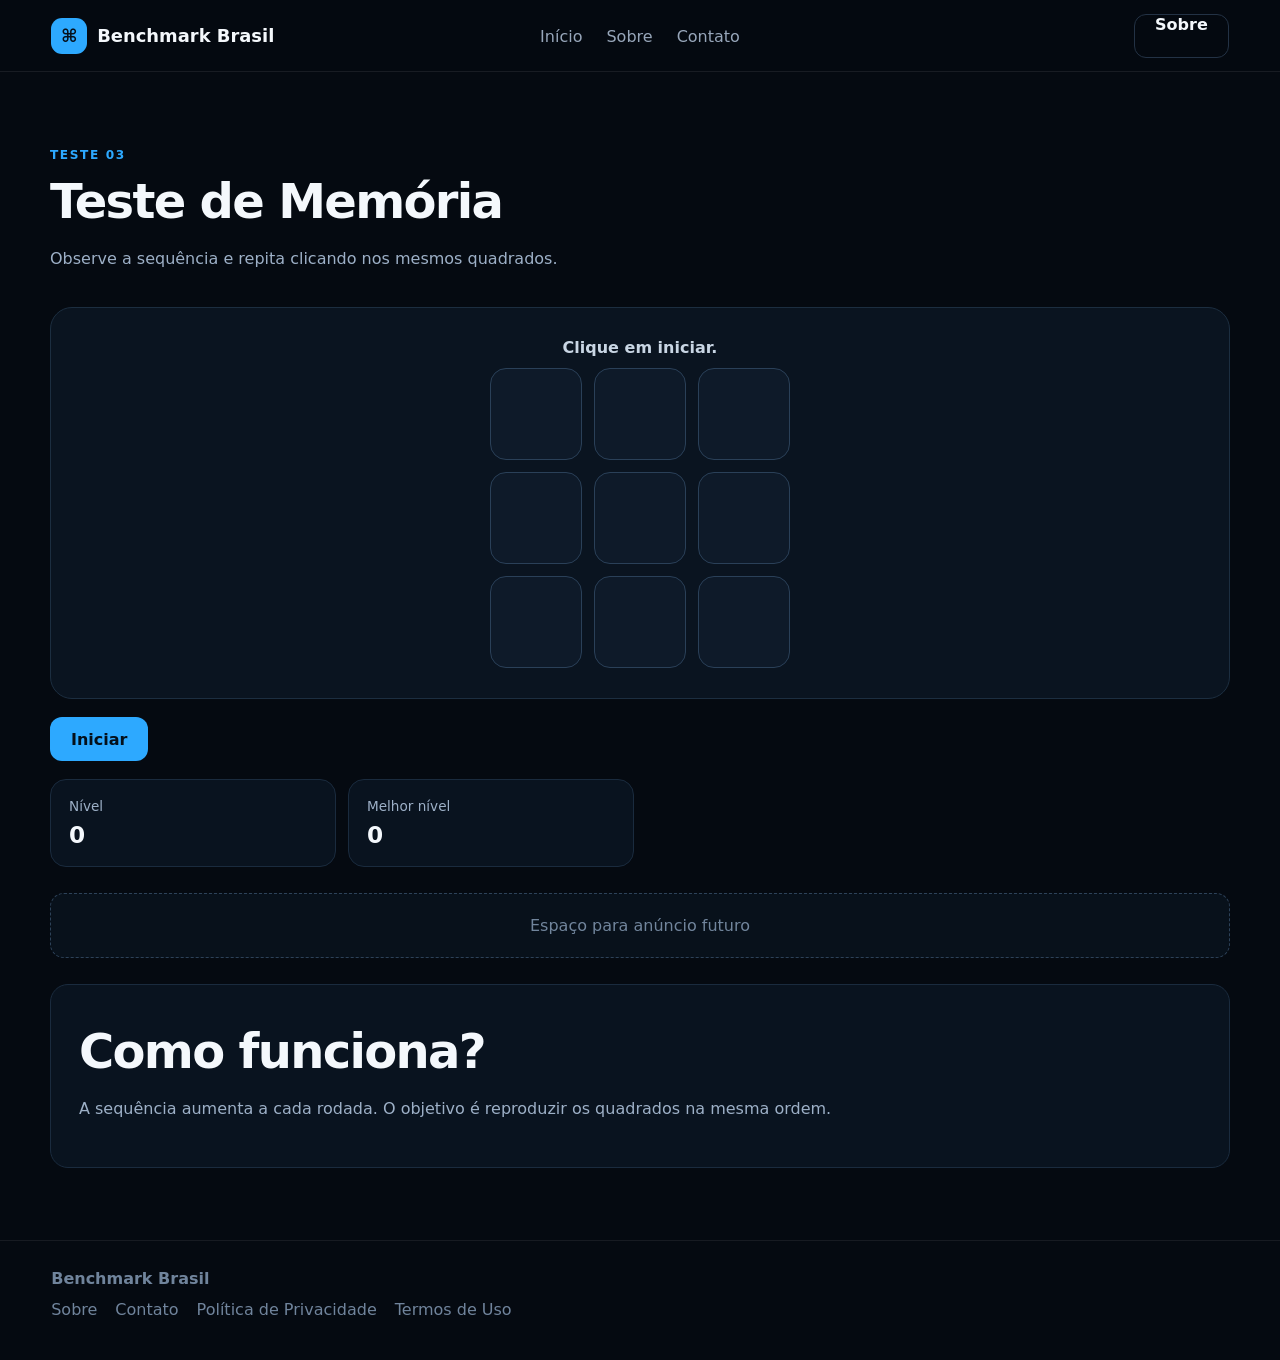
<file: teste-memoria.html>
<!DOCTYPE html>
<html lang="pt-BR">
<head>
<meta charset="UTF-8">
<meta name="viewport" content="width=device-width,initial-scale=1.0">
<title>Teste de Memória | Benchmark Brasil</title>
<meta name="description" content="Repita sequências visuais cada vez mais longas.">
<meta property="og:title" content="Teste de Memória | Benchmark Brasil">
<meta property="og:description" content="Repita sequências visuais cada vez mais longas.">
<meta property="og:type" content="website">
<link rel="stylesheet" href="styles.css">

<!-- GOOGLE ADSENSE:
Depois de sua conta/site serem aprovados, cole AQUI o script oficial fornecido pelo Google AdSense.
Não use códigos de terceiros.
-->
</head>
<body>
<header class="topbar">
<a class="brand" href="index.html"><span class="brand-icon">⌘</span><span>Benchmark Brasil</span></a>
<nav class="nav"><a class="" href="index.html">Início</a><a class="" href="sobre.html">Sobre</a><a class="" href="contato.html">Contato</a></nav>
<div class="auth-actions"><a class="btn btn-ghost" href="sobre.html">Sobre</a></div>
</header>

<section class="section"><div class="section-heading"><span class="section-kicker">TESTE 03</span><h1>Teste de Memória</h1><p>Observe a sequência e repita clicando nos mesmos quadrados.</p></div>
<div class="game-panel"><div class="playbox"><div><div id="memoryStatus" class="statusline">Clique em iniciar.</div><div id="sequenceGrid" class="sequence-grid"></div></div></div>
<div class="actions"><button id="memoryStart" class="btn btn-primary">Iniciar</button></div><div class="stats"><div class="stat"><span>Nível</span><strong id="memoryLevel">0</strong></div><div class="stat"><span>Melhor nível</span><strong id="memoryBest">0</strong></div></div></div>
<div class="ad-slot">Espaço para anúncio futuro</div><div class="content-box"><h2>Como funciona?</h2><p>A sequência aumenta a cada rodada. O objetivo é reproduzir os quadrados na mesma ordem.</p></div></section>
<footer>
<strong>Benchmark Brasil</strong>
<div class="footer-links">
<a href="sobre.html">Sobre</a>
<a href="contato.html">Contato</a>
<a href="politica-de-privacidade.html">Política de Privacidade</a>
<a href="termos-de-uso.html">Termos de Uso</a>
</div>
</footer>
<script src="script.js"></script>
</body>
</html>
</file>
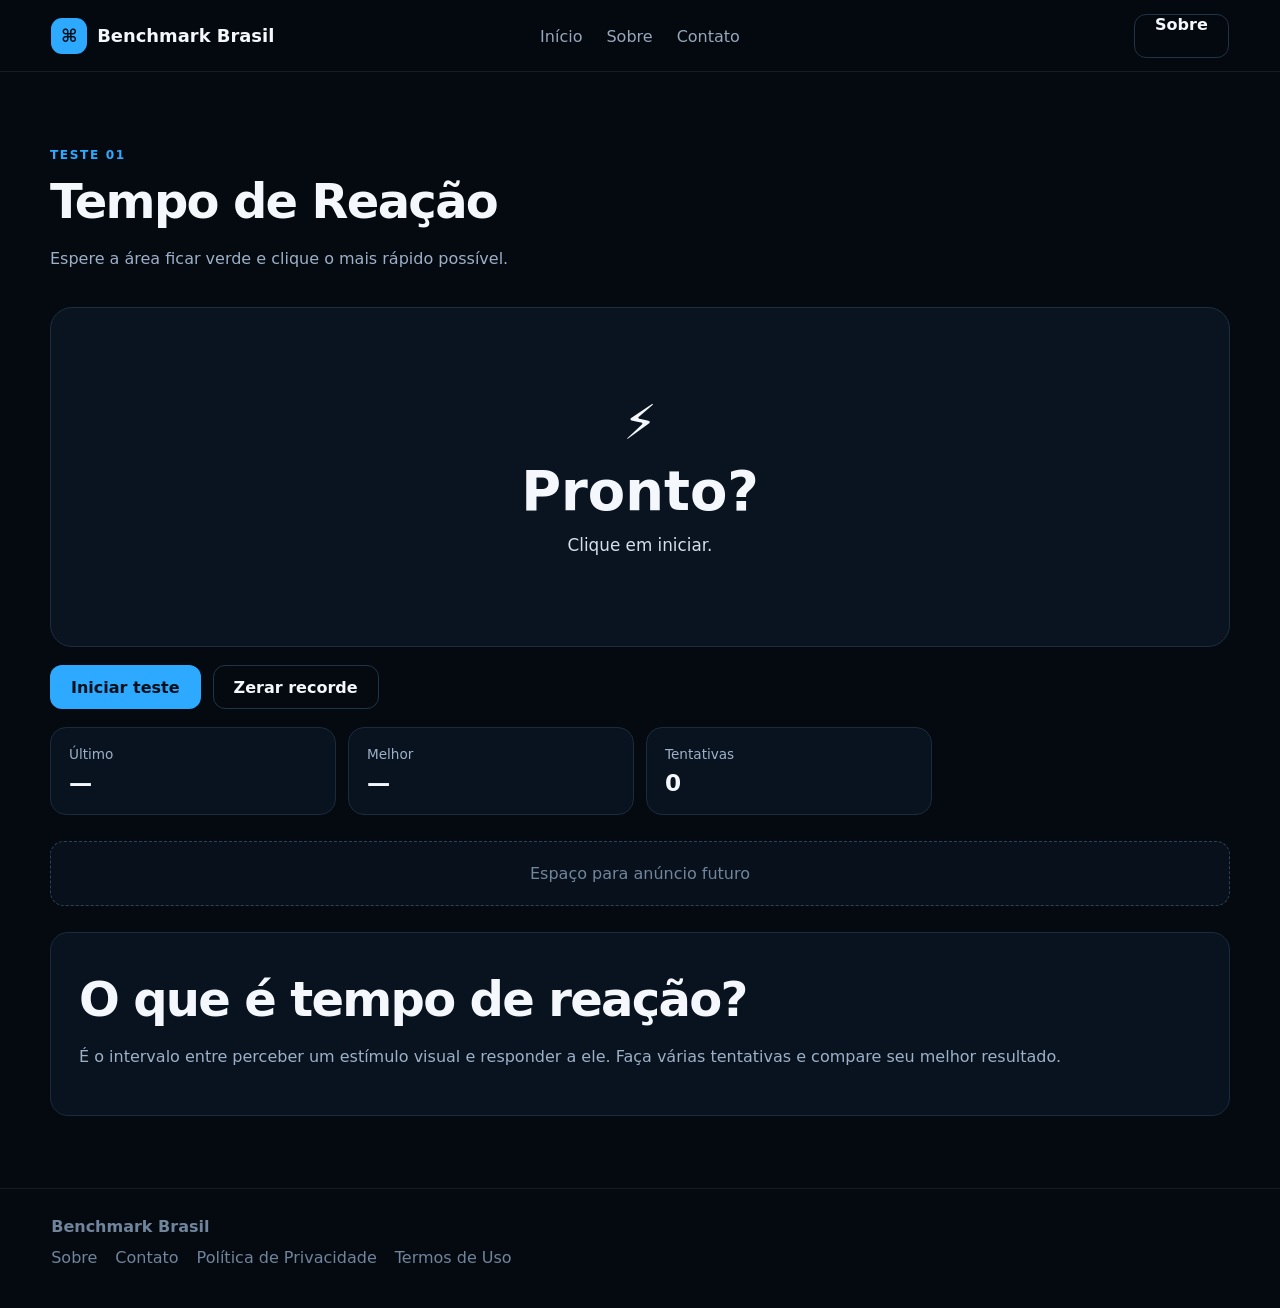
<file: teste-reacao.html>
<!DOCTYPE html>
<html lang="pt-BR">
<head>
<meta charset="UTF-8">
<meta name="viewport" content="width=device-width,initial-scale=1.0">
<title>Tempo de Reação | Benchmark Brasil</title>
<meta name="description" content="Teste seu tempo de reação em milissegundos.">
<meta property="og:title" content="Tempo de Reação | Benchmark Brasil">
<meta property="og:description" content="Teste seu tempo de reação em milissegundos.">
<meta property="og:type" content="website">
<link rel="stylesheet" href="styles.css">

<!-- GOOGLE ADSENSE:
Depois de sua conta/site serem aprovados, cole AQUI o script oficial fornecido pelo Google AdSense.
Não use códigos de terceiros.
-->
</head>
<body>
<header class="topbar">
<a class="brand" href="index.html"><span class="brand-icon">⌘</span><span>Benchmark Brasil</span></a>
<nav class="nav"><a class="" href="index.html">Início</a><a class="" href="sobre.html">Sobre</a><a class="" href="contato.html">Contato</a></nav>
<div class="auth-actions"><a class="btn btn-ghost" href="sobre.html">Sobre</a></div>
</header>

<section class="section">
<div class="section-heading"><span class="section-kicker">TESTE 01</span><h1>Tempo de Reação</h1><p>Espere a área ficar verde e clique o mais rápido possível.</p></div>
<div class="game-panel">
<div id="reactionBox" class="playbox"><div class="play-content"><div class="play-icon">⚡</div><h3 id="reactionTitle">Pronto?</h3><p id="reactionMsg">Clique em iniciar.</p></div></div>
<div class="actions"><button id="reactionStart" class="btn btn-primary">Iniciar teste</button><button id="reactionReset" class="btn btn-ghost">Zerar recorde</button></div>
<div class="stats"><div class="stat"><span>Último</span><strong id="reactionLast">—</strong></div><div class="stat"><span>Melhor</span><strong id="reactionBest">—</strong></div><div class="stat"><span>Tentativas</span><strong id="reactionCount">0</strong></div></div>
</div><div class="ad-slot">Espaço para anúncio futuro</div>
<div class="content-box"><h2>O que é tempo de reação?</h2><p>É o intervalo entre perceber um estímulo visual e responder a ele. Faça várias tentativas e compare seu melhor resultado.</p></div>
</section>
<footer>
<strong>Benchmark Brasil</strong>
<div class="footer-links">
<a href="sobre.html">Sobre</a>
<a href="contato.html">Contato</a>
<a href="politica-de-privacidade.html">Política de Privacidade</a>
<a href="termos-de-uso.html">Termos de Uso</a>
</div>
</footer>
<script src="script.js"></script>
</body>
</html>
</file>
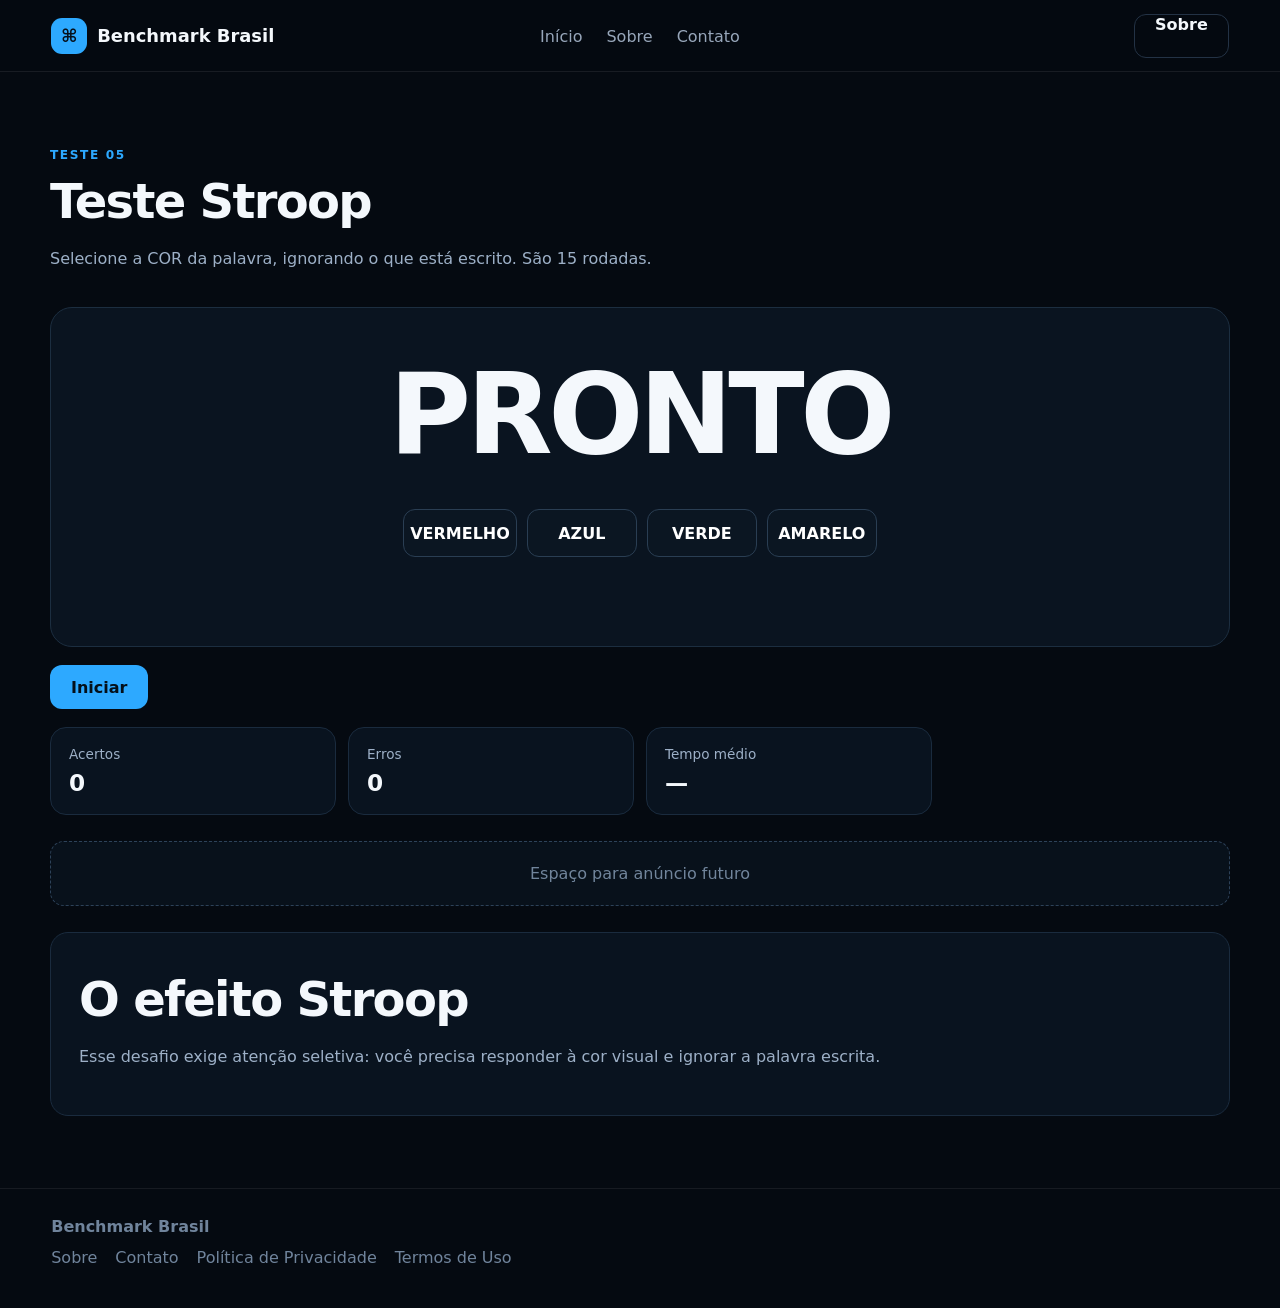
<file: teste-stroop.html>
<!DOCTYPE html>
<html lang="pt-BR">
<head>
<meta charset="UTF-8">
<meta name="viewport" content="width=device-width,initial-scale=1.0">
<title>Teste Stroop | Benchmark Brasil</title>
<meta name="description" content="Teste foco e atenção escolhendo a cor correta.">
<meta property="og:title" content="Teste Stroop | Benchmark Brasil">
<meta property="og:description" content="Teste foco e atenção escolhendo a cor correta.">
<meta property="og:type" content="website">
<link rel="stylesheet" href="styles.css">

<!-- GOOGLE ADSENSE:
Depois de sua conta/site serem aprovados, cole AQUI o script oficial fornecido pelo Google AdSense.
Não use códigos de terceiros.
-->
</head>
<body>
<header class="topbar">
<a class="brand" href="index.html"><span class="brand-icon">⌘</span><span>Benchmark Brasil</span></a>
<nav class="nav"><a class="" href="index.html">Início</a><a class="" href="sobre.html">Sobre</a><a class="" href="contato.html">Contato</a></nav>
<div class="auth-actions"><a class="btn btn-ghost" href="sobre.html">Sobre</a></div>
</header>

<section class="section"><div class="section-heading"><span class="section-kicker">TESTE 05</span><h1>Teste Stroop</h1><p>Selecione a COR da palavra, ignorando o que está escrito. São 15 rodadas.</p></div>
<div class="game-panel"><div class="playbox"><div><div id="stroopWord" class="stroop-word">PRONTO</div><div class="choice-row" id="stroopChoices" style="margin-top:30px"></div><div id="stroopStatus" class="statusline" style="margin-top:18px"></div></div></div>
<div class="actions"><button id="stroopStart" class="btn btn-primary">Iniciar</button></div><div class="stats"><div class="stat"><span>Acertos</span><strong id="stroopCorrect">0</strong></div><div class="stat"><span>Erros</span><strong id="stroopWrong">0</strong></div><div class="stat"><span>Tempo médio</span><strong id="stroopAvg">—</strong></div></div></div>
<div class="ad-slot">Espaço para anúncio futuro</div><div class="content-box"><h2>O efeito Stroop</h2><p>Esse desafio exige atenção seletiva: você precisa responder à cor visual e ignorar a palavra escrita.</p></div></section>
<footer>
<strong>Benchmark Brasil</strong>
<div class="footer-links">
<a href="sobre.html">Sobre</a>
<a href="contato.html">Contato</a>
<a href="politica-de-privacidade.html">Política de Privacidade</a>
<a href="termos-de-uso.html">Termos de Uso</a>
</div>
</footer>
<script src="script.js"></script>
</body>
</html>
</file>
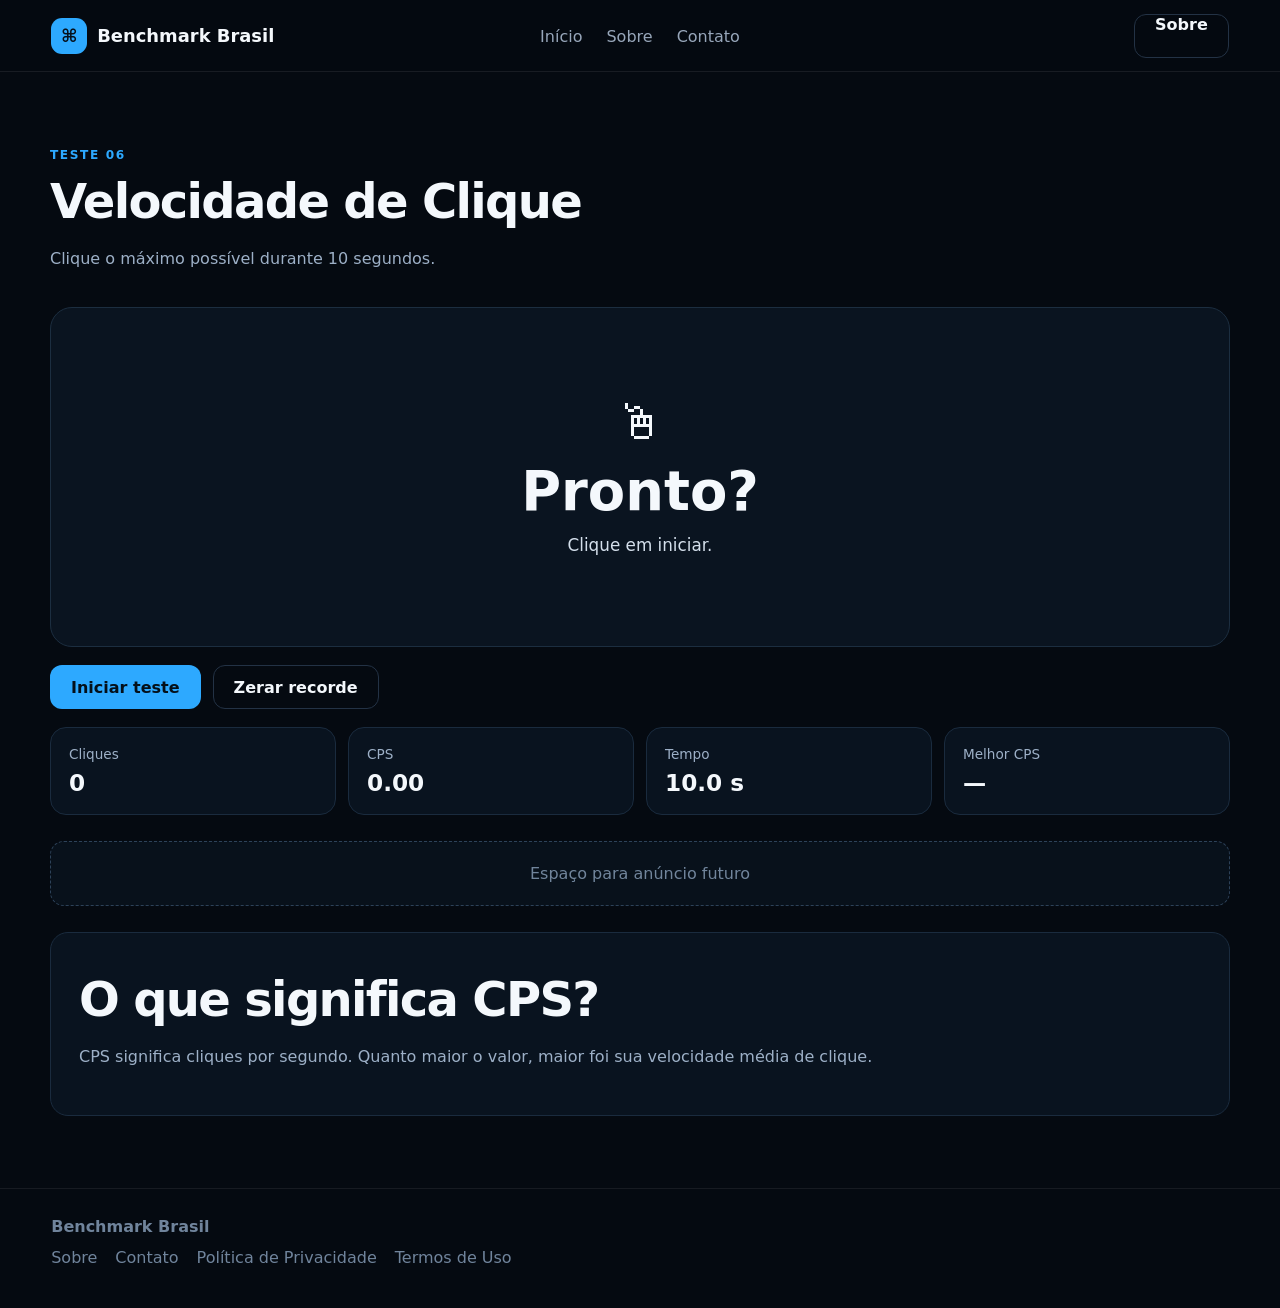
<file: velocidade-de-clique.html>
<!DOCTYPE html>
<html lang="pt-BR">
<head>
<meta charset="UTF-8">
<meta name="viewport" content="width=device-width,initial-scale=1.0">
<title>Velocidade de Clique | Benchmark Brasil</title>
<meta name="description" content="Descubra quantos cliques por segundo você consegue.">
<meta property="og:title" content="Velocidade de Clique | Benchmark Brasil">
<meta property="og:description" content="Descubra quantos cliques por segundo você consegue.">
<meta property="og:type" content="website">
<link rel="stylesheet" href="styles.css">

<!-- GOOGLE ADSENSE:
Depois de sua conta/site serem aprovados, cole AQUI o script oficial fornecido pelo Google AdSense.
Não use códigos de terceiros.
-->
</head>
<body>
<header class="topbar">
<a class="brand" href="index.html"><span class="brand-icon">⌘</span><span>Benchmark Brasil</span></a>
<nav class="nav"><a class="" href="index.html">Início</a><a class="" href="sobre.html">Sobre</a><a class="" href="contato.html">Contato</a></nav>
<div class="auth-actions"><a class="btn btn-ghost" href="sobre.html">Sobre</a></div>
</header>

<section class="section"><div class="section-heading"><span class="section-kicker">TESTE 06</span><h1>Velocidade de Clique</h1><p>Clique o máximo possível durante 10 segundos.</p></div>
<div class="game-panel"><div id="clickBox" class="playbox"><div class="play-content"><div class="play-icon">🖱</div><h3 id="clickTitle">Pronto?</h3><p id="clickMsg">Clique em iniciar.</p></div></div>
<div class="actions"><button id="clickStart" class="btn btn-primary">Iniciar teste</button><button id="clickReset" class="btn btn-ghost">Zerar recorde</button></div>
<div class="stats"><div class="stat"><span>Cliques</span><strong id="clickTotal">0</strong></div><div class="stat"><span>CPS</span><strong id="clickCps">0.00</strong></div><div class="stat"><span>Tempo</span><strong id="clickTime">10.0 s</strong></div><div class="stat"><span>Melhor CPS</span><strong id="clickBest">—</strong></div></div></div>
<div class="ad-slot">Espaço para anúncio futuro</div><div class="content-box"><h2>O que significa CPS?</h2><p>CPS significa cliques por segundo. Quanto maior o valor, maior foi sua velocidade média de clique.</p></div></section>
<footer>
<strong>Benchmark Brasil</strong>
<div class="footer-links">
<a href="sobre.html">Sobre</a>
<a href="contato.html">Contato</a>
<a href="politica-de-privacidade.html">Política de Privacidade</a>
<a href="termos-de-uso.html">Termos de Uso</a>
</div>
</footer>
<script src="script.js"></script>
</body>
</html>
</file>
<file: styles.css>
*{box-sizing:border-box}
:root{
  --bg:#050a11;--bg2:#09111d;--panel:#0b1420;--panel2:#0f1b2a;--line:#1a2a3c;
  --text:#f4f8fc;--muted:#9db0c7;--blue:#2da9ff;--green:#20c979;--red:#d84f5b;
  --shadow:0 18px 60px rgba(0,0,0,.30)
}
html{scroll-behavior:smooth}
body{margin:0;background:var(--bg);color:var(--text);font-family:Inter,ui-sans-serif,system-ui,-apple-system,BlinkMacSystemFont,"Segoe UI",sans-serif}
button,input,textarea{font:inherit}
button{cursor:pointer}
a{color:inherit;text-decoration:none}
.topbar{position:sticky;top:0;z-index:50;min-height:72px;padding:0 4vw;display:grid;grid-template-columns:1fr auto 1fr;align-items:center;gap:28px;background:rgba(5,10,17,.93);border-bottom:1px solid rgba(255,255,255,.08);backdrop-filter:blur(14px)}
.brand{display:inline-flex;align-items:center;gap:10px;font-weight:800;font-size:1.12rem}
.brand-icon{width:36px;height:36px;display:grid;place-items:center;border-radius:11px;background:var(--blue);color:#06101b;font-weight:900}
.nav{display:flex;gap:24px;color:#97a6ba}
.nav a{padding:24px 0 20px;border-bottom:2px solid transparent}
.nav a:hover,.nav a.active{color:var(--blue);border-color:var(--blue)}
.auth-actions{justify-self:end;display:flex;gap:10px}
.btn{min-height:44px;border-radius:12px;border:1px solid transparent;padding:0 20px;font-weight:800;transition:.18s ease}
.btn:hover{transform:translateY(-1px)}
.btn-primary{background:var(--blue);color:#04101a}
.btn-primary:hover{background:#53b9ff}
.btn-ghost{background:transparent;color:var(--text);border-color:#233245}
.btn-ghost:hover{border-color:#3a536d;background:rgba(255,255,255,.03)}
.hero{min-height:520px;display:grid;place-items:center;padding:80px 20px 70px;border-bottom:1px solid rgba(255,255,255,.05)}
.grid-bg{background:radial-gradient(circle at 50% 18%,rgba(23,151,240,.16),transparent 34%),linear-gradient(rgba(65,95,126,.11) 1px,transparent 1px),linear-gradient(90deg,rgba(65,95,126,.11) 1px,transparent 1px);background-size:auto,64px 64px,64px 64px}
.hero-content{width:min(100%,940px);text-align:center}
.eyebrow,.section-kicker{display:inline-block;color:var(--blue);letter-spacing:.13em;font-size:.76rem;font-weight:800}
.eyebrow{padding:7px 13px;border:1px solid #1c3145;border-radius:999px;background:rgba(8,16,25,.65)}
.hero h1{margin:22px 0 20px;font-size:clamp(3rem,6.8vw,5.2rem);line-height:.98;letter-spacing:-.055em}
.hero h1 span{color:var(--blue);text-shadow:0 0 26px rgba(45,169,255,.22)}
.hero p{max-width:760px;margin:0 auto;color:#a7b7ca;line-height:1.65;font-size:clamp(1rem,2vw,1.2rem)}
.hero-actions{display:flex;justify-content:center;gap:12px;margin-top:34px}
.btn-lg{min-height:48px;min-width:146px;display:inline-grid;place-items:center}
.section{width:min(1180px,calc(100% - 36px));margin:0 auto;padding:72px 0}
.section-heading{max-width:760px;margin-bottom:34px}
.section h1,.section h2{margin:10px 0;font-size:clamp(2rem,4vw,3rem);letter-spacing:-.035em}
.section h3{margin-top:28px}
.section p,.section li{color:var(--muted);line-height:1.75}
.cards{display:grid;grid-template-columns:repeat(4,1fr);gap:16px}
.test-card{min-height:255px;padding:22px;display:flex;flex-direction:column;background:linear-gradient(180deg,rgba(16,29,44,.9),rgba(8,15,24,.92));border:1px solid #1b2a3b;border-radius:18px;box-shadow:var(--shadow);transition:.2s ease}
.test-card:hover{transform:translateY(-4px);border-color:#2b6a96}
.card-icon{width:46px;height:46px;border-radius:13px;display:grid;place-items:center;margin-bottom:16px;background:rgba(45,169,255,.12);color:var(--blue);font-weight:900;border:1px solid rgba(45,169,255,.23)}
.test-card h3{margin:0 0 9px;font-size:1.08rem}
.test-card p{margin:0 0 18px;font-size:.93rem}
.card-link{margin-top:auto;color:var(--blue);font-weight:800}
.game-panel{display:grid;gap:18px}
.playbox{min-height:340px;border-radius:22px;border:1px solid #1c2e40;background:#0a1420;display:grid;place-items:center;text-align:center;padding:30px;user-select:none;overflow:hidden}
.playbox.waiting{background:linear-gradient(180deg,#621c22,#431218);border-color:#9e303a}
.playbox.go{background:linear-gradient(180deg,#0e7a46,#075d34);border-color:#18b56c}
.playbox.result{background:radial-gradient(circle at 50% 20%,rgba(45,169,255,.18),transparent 42%),#0b1521}
.play-content h3{margin:10px 0 8px;font-size:clamp(2rem,5vw,3.4rem)}
.play-content p{margin:0;color:#d4dfeb;font-size:1.05rem}
.play-icon{font-size:3rem}
.actions{display:flex;gap:12px;flex-wrap:wrap}
.stats{display:grid;grid-template-columns:repeat(4,1fr);gap:12px}
.stat{padding:18px;border-radius:16px;border:1px solid #1a2b3e;background:#09131f}
.stat span{display:block;color:var(--muted);font-size:.85rem;margin-bottom:7px}
.stat strong{font-size:1.45rem}
.input,textarea{width:100%;max-width:650px;min-height:48px;border:1px solid #29425c;border-radius:12px;background:#07111b;color:var(--text);padding:0 14px;outline:none}
textarea{min-height:150px;padding:14px}
.input:focus,textarea:focus{border-color:var(--blue)}
.typing-text{max-width:900px;text-align:left;font-size:1.25rem;line-height:1.8;color:#c7d4e2}
.sequence-grid{display:grid;grid-template-columns:repeat(3,92px);gap:12px;justify-content:center}
.seq{width:92px;height:92px;border:1px solid #2a4058;border-radius:16px;background:#0e1a29;transition:.12s}
.seq.flash{background:var(--blue);box-shadow:0 0 28px rgba(45,169,255,.55)}
.target-area{position:relative;width:100%;min-height:390px;border:1px solid #1c2e40;border-radius:22px;background:#08121d;overflow:hidden}
.target{position:absolute;width:54px;height:54px;border-radius:50%;border:4px solid #fff;background:var(--blue);transform:translate(-50%,-50%);box-shadow:0 0 0 7px rgba(45,169,255,.25)}
.target::after{content:"";position:absolute;width:12px;height:12px;border-radius:50%;background:#fff;top:50%;left:50%;transform:translate(-50%,-50%)}
.stroop-word{font-size:clamp(3.5rem,9vw,7rem);font-weight:900;letter-spacing:-.04em}
.choice-row{display:flex;gap:10px;flex-wrap:wrap;justify-content:center}
.color-choice{min-width:110px;min-height:48px;border-radius:12px;border:1px solid #2a3e53;background:#0b1622;color:#fff;font-weight:800}
.number-big{font-size:clamp(3rem,9vw,7rem);font-weight:900;letter-spacing:.08em}
.visual-grid{display:grid;grid-template-columns:repeat(var(--grid,4),62px);gap:8px;justify-content:center}
.visual-cell{width:62px;height:62px;border-radius:10px;border:1px solid #29405a;background:#0e1a29}
.visual-cell.active,.visual-cell.selected{background:var(--blue);box-shadow:0 0 20px rgba(45,169,255,.35)}
.statusline{min-height:30px;color:#c9d6e4;font-weight:700}
.content-box{padding:28px;border:1px solid #1a2b3e;border-radius:18px;background:#09131f}
.ad-slot{margin:26px 0;padding:22px;border:1px dashed #2d4259;border-radius:14px;text-align:center;color:#71859c;background:#08111b}
footer{min-height:120px;border-top:1px solid rgba(255,255,255,.07);padding:28px 4vw;color:#70849c}
.footer-links{display:flex;gap:18px;flex-wrap:wrap;margin-top:12px}
@media(max-width:980px){.topbar{grid-template-columns:1fr auto}.nav{display:none}.cards{grid-template-columns:repeat(2,1fr)}.stats{grid-template-columns:repeat(2,1fr)}}
@media(max-width:640px){
  .topbar{min-height:64px;padding:0 16px}.brand{font-size:.95rem}.brand-icon{width:33px;height:33px}.auth-actions{display:none}
  .hero{min-height:480px;padding-top:62px}.hero h1{font-size:clamp(2.6rem,13vw,4.2rem)}.hero-actions{flex-direction:column;align-items:stretch;width:min(100%,330px);margin-left:auto;margin-right:auto}
  .cards{grid-template-columns:1fr}.section{width:min(100% - 28px,1180px);padding:56px 0}.stats{grid-template-columns:1fr}.actions{flex-direction:column}.actions .btn{width:100%}
  .sequence-grid{grid-template-columns:repeat(3,76px)}.seq{width:76px;height:76px}.visual-grid{grid-template-columns:repeat(var(--grid,4),48px)}.visual-cell{width:48px;height:48px}
}
</file>
